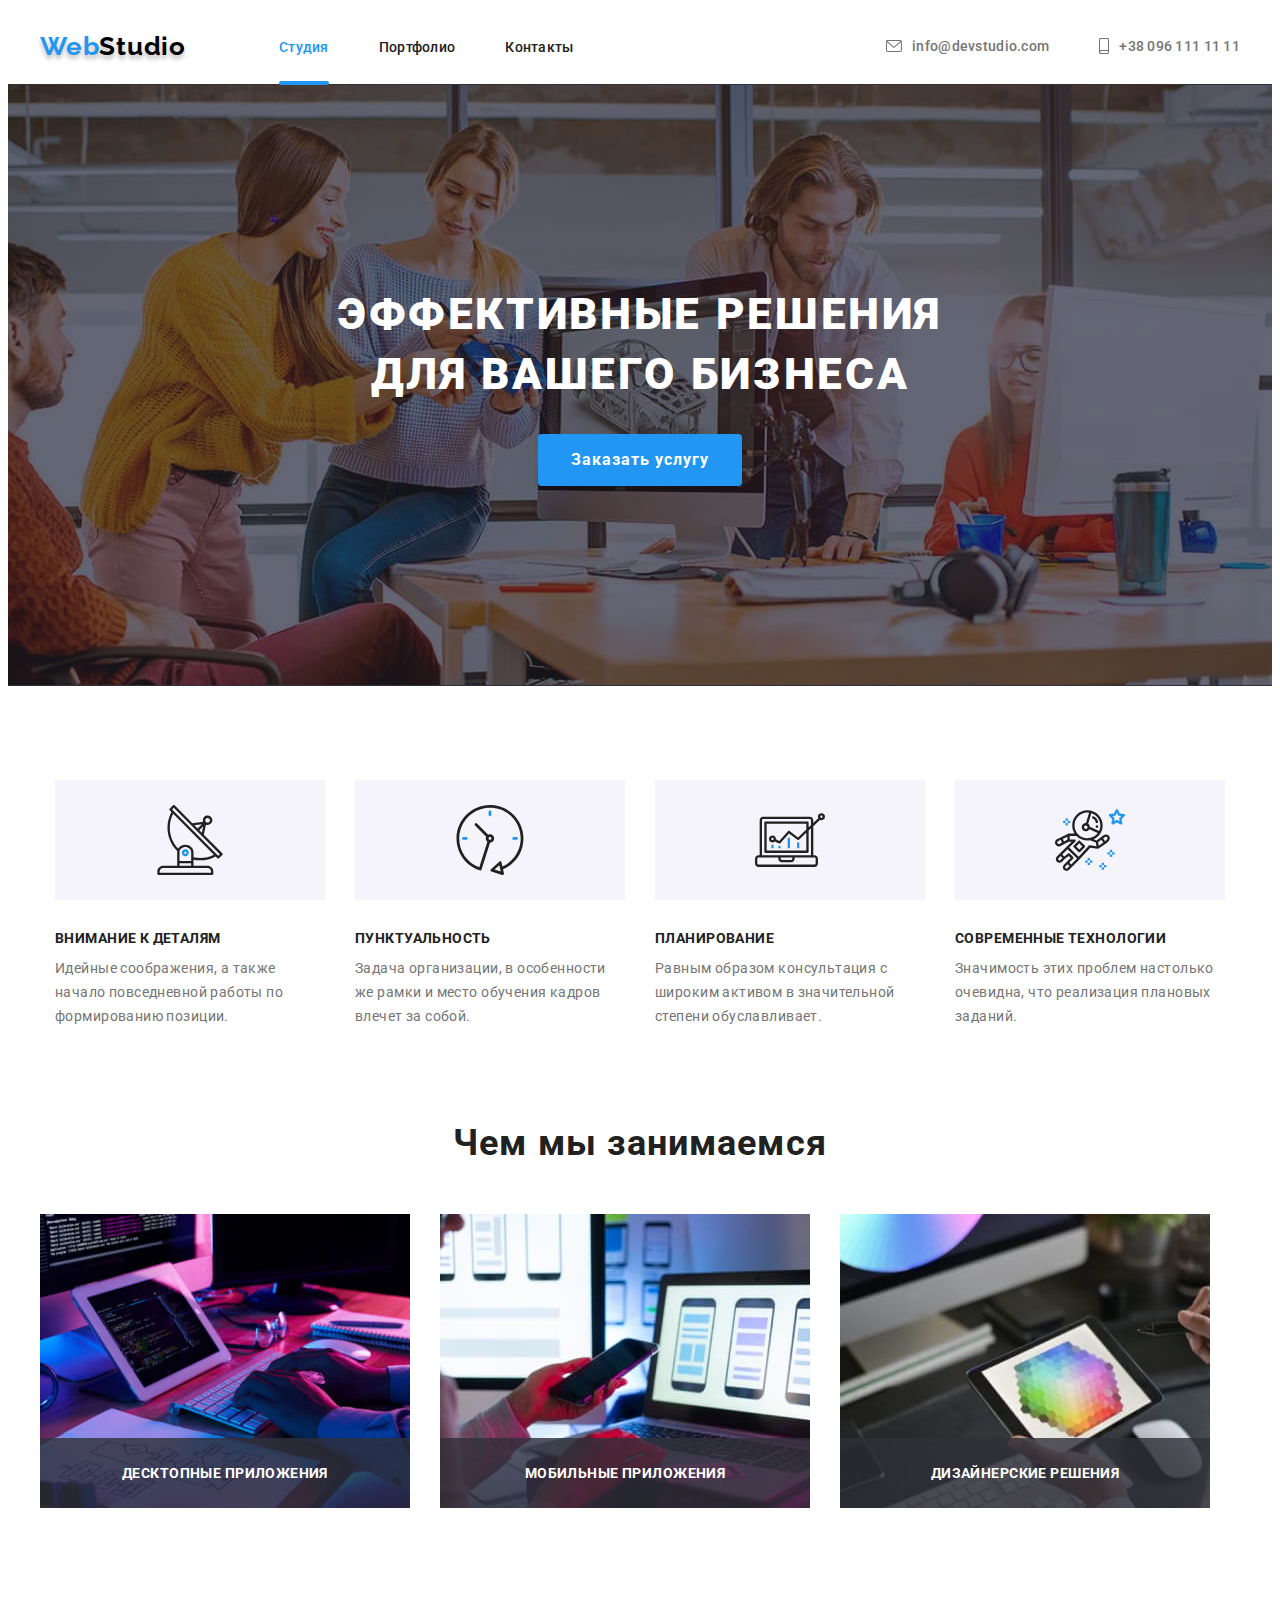
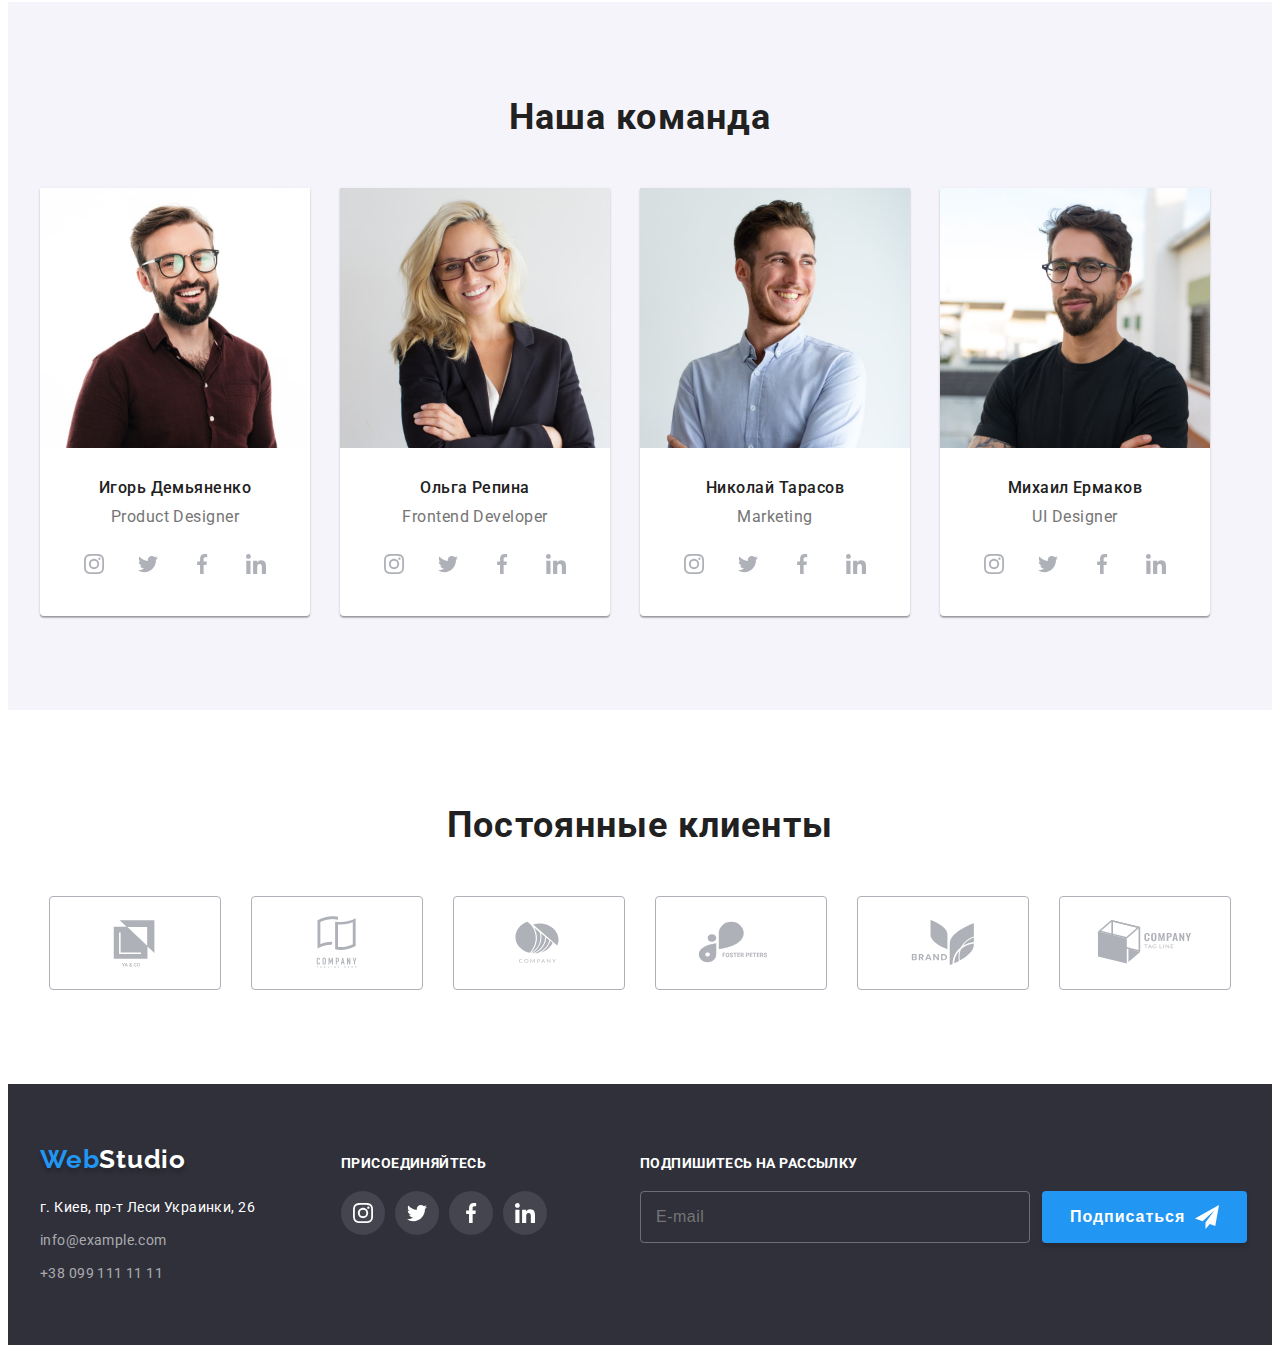
<file: index.html>
<!DOCTYPE html>
<html lang="ru">

<head>
  <meta charset="UTF-8" />
  <meta http-equiv="X-UA-Compatible" content="IE=edge" />
  <meta name="viewport" content="width=device-width, initial-scale=1.0" />
  <title>Webstudio</title>

  <!-- Fonts start -->
  <link rel="preconnect" href="https://fonts.googleapis.com" />
  <link rel="preconnect" href="https://fonts.gstatic.com" crossorigin />
  <link
    href="https://fonts.googleapis.com/css2?family=Montserrat:wght@400;700&family=Raleway:wght@700&family=Roboto:wght@400;500;700;900&display=swap"
    rel="stylesheet" />
  <!-- Fonts end -->
  <!-- Normalize start -->
  <link rel="stylesheet" href="https://cdnjs.cloudflare.com/ajax/libs/modern-normalize/1.1.0/modern-normalize.min.css"
    integrity="sha512-wpPYUAdjBVSE4KJnH1VR1HeZfpl1ub8YT/NKx4PuQ5NmX2tKuGu6U/JRp5y+Y8XG2tV+wKQpNHVUX03MfMFn9Q=="
    crossorigin="anonymous" referrerpolicy="no-referrer" />
  <link rel="stylesheet" href="css/styles.css" />
  <!-- Normalize end -->
   <!-- Animate.css start -->
   <link
    rel="stylesheet"
    href="https://cdnjs.cloudflare.com/ajax/libs/animate.css/4.1.1/animate.min.css"
  />
  <!-- Animate.css end -->
</head>

<body>
  <!-- Header section -->
  <header class="header">
    <div class="container header-container">
      <a class="header-logo logo link" href="">Web<span class="color-1">Studio</span></a>
      <nav class="header-nav">
        <ul class="header-list list">
          <li class="header-item">
            <a class="header-link header-link-curent link" href="index.html">Студия</a>
          </li>
          <li class="header-item">
            <a class="header-link link" href="portfolio.html">Портфолио</a>
          </li>
          <li class="header-item">
            <a class="header-link link" href="">Контакты</a>
          </li>
        </ul>
      </nav>
      <a class="header-email header-email-current link" href="mailto:info@devstudio.com"><svg class="contacts-item"
          width="16" height="12">
          <use href="./images/icons.svg#envelope"></use>
        </svg>
        info@devstudio.com</a>
      <a class="header-phone link" href="tel:+380961111111+"><svg class="contacts-item" width="10" height="16">
          <use href="./images/icons.svg#smartphone"></use>
        </svg>
        +38 096 111 11 11</a>
    </div>
  </header>

  <!-- Main section -->
  <main>
    <!-- Hero Section -->
    <section class="hero section">
      <div class="container">
              <h1 class="main-title">
          Эффективные решения <br>
          для вашего бизнеса
        </h1>
        <button class="hero-btn btn" type="button" data-modal-open>Заказать услугу</button>
      </div>

    </section>
    <!-- Peculiarities Section -->
    <section class="peculiarities section">
      <div class="container">

        <ul class="peculiarities-items list">
          <li class="peculiarities-item">
            <div class="background">
            <svg class="peculiarities-icon" width="70" height="70">
              <use href="./images/icons.svg#antenna"></use>
            </svg>
            </div>
            <h3 class="section-subtitle">Внимание к деталям</h3>
            <p class="section-description">
              Идейные соображения, а также начало повседневной работы по
              формированию позиции.
            </p>
          </li>
          <li class="peculiarities-item">
            <div class="background">
            <svg class="peculiarities-icon" width="70" height="70">
              <use href="./images/icons.svg#clock"></use>
            </svg>
            </div>
            <h3 class="section-subtitle">Пунктуальность</h3>
            <p class="section-description">
              Задача организации, в особенности же рамки и место обучения
              кадров влечет за собой.
            </p>
          </li>
          <li class="peculiarities-item">
            <div class="background">
            <svg class="peculiarities-icon" width="70" height="70">
              <use href="./images/icons.svg#diagram"></use>
            </svg>
            </div>
            <h3 class="section-subtitle">Планирование</h3>
            <p class="section-description">
              Равным образом консультация с широким активом в значительной
              степени обуславливает.
            </p>
          </li>
          <li class="peculiarities-item">
            <div class="background">
            <svg class="peculiarities-icon" width="70" height="70">
              <use href="./images/icons.svg#astronaut"></use>
            </svg>
            </div>
            <h3 class="section-subtitle">Современные технологии</h3>
            <p class="section-description">
              Значимость этих проблем настолько очевидна, что реализация
              плановых заданий.
            </p>
          </li>
        </ul>
      </div>
    </section>
    <!-- About section -->
    <section class="work-directions section">
      <div class="container">
        <h2 class="section-title">Чем мы занимаемся</h2>
        <ul class="work-directions items list">
          <li class="about-item">
            <img class="section-img" src="images/img-1.jpg" alt="программирование" width="370" height="294" />
            <div class="img-title-overlay">
              <p class="img-title">Десктопные приложения</p>
            </div>
          </li>
          <li class="about-item">
            <img class="section-img" src="images/img-2.jpg" alt="aдаптация" width="370" height="294" />
            <div class="img-title-overlay">
              <p class="img-title">Мобильные приложения</p>
            </div>
          </li>
          <li class="about-item">
            <img class="section-img" src="images/img-3.jpg" alt="дизайн" width="370" height="294" />
          <div class="img-title-overlay">
              <p class="img-title">Дизайнерские решения</p>
            </div>
          </li>
        </ul>
      </div>
    </section>
    <!-- Our team section -->
    <section class="our-team section">
      <div class="container">
        <h2 class="section-title">Наша команда</h2>

        <ul class="team-members list">
          <li class="team-member-card">
            <img class="member-photo" src="images/team/img-1.jpg" alt="член команды мужчина" width="270" height="260" />
            <div class="team-member-info">
              <h3 class="team-member-name">Игорь Демьяненко</h3>
              <p class="team-member-position" lang="en">Product Designer</p>
              <ul class="social-icons list">
                <li class="socials-item">
                  <a class="social-link link" href="instagram.com" target="_blank" rel="noopener noreferrer"
                    aria-label="instagram">
                    <svg class="social-icon" width="20" height="20">
                      <use href="./images/icons.svg#instagram"></use>
                    </svg>
                  </a>
                </li>
                <li class="socials-item">
                  <a class="social-link link" href="" target="_blank" rel="noopener noreferrer" aria-label="twitter">
                    <svg class="social-icon" width="20" height="20">
                      <use href="./images/icons.svg#twitter"></use>
                    </svg>
                  </a>
                </li>
                <li class="socials-item">
                  <a class="social-link link" href="" target="_blank" rel="noopener noreferrer" aria-label="facebook">
                    <svg class="social-icon" width="20" height="20">
                      <use href="./images/icons.svg#facebook"></use>
                    </svg>
                  </a>
                </li>
                <li class="socials-item">
                  <a class="social-link link" href="" target="_blank" rel="noopener noreferrer" aria-label="facebook">
                    <svg class="social-icon" width="20" height="20">
                      <use href="./images/icons.svg#linkedin"></use>
                    </svg>
                  </a>
                </li>
              </ul>
            </div>
          </li>
          <li class="team-member-card">
            <img class="member-photo" src="images/team/img-2.jpg" alt="член команды женщина" width="270" height="260" />
            <div class="team-member-info">
              <h3 class="team-member-name">Ольга Репина</h3>
              <p class="team-member-position" lang="en">Frontend Developer</p>
              <ul class="social-icons list">
                <li class="socials-item">
                  <a class="social-link link" href="instagram.com" target="_blank" rel="noopener noreferrer"
                    aria-label="instagram">
                    <svg class="social-icon" width="20" height="20">
                      <use href="./images/icons.svg#instagram"></use>
                    </svg>
                  </a>
                </li>
                <li class="socials-item">
                  <a class="social-link link" href="" target="_blank" rel="noopener noreferrer" aria-label="twitter">
                    <svg class="social-icon" width="20" height="20">
                      <use href="./images/icons.svg#twitter"></use>
                    </svg>
                  </a>
                </li>
                <li class="socials-item">
                  <a class="social-link link" href="" target="_blank" rel="noopener noreferrer" aria-label="facebook">
                    <svg class="social-icon" width="20" height="20">
                      <use href="./images/icons.svg#facebook"></use>
                    </svg>
                  </a>
                </li>
                <li class="socials-item">
                  <a class="social-link link" href="" target="_blank" rel="noopener noreferrer" aria-label="facebook">
                    <svg class="social-icon" width="20" height="20">
                      <use href="./images/icons.svg#linkedin"></use>
                    </svg>
                  </a>
                </li>
              </ul>
            </div>
          </li>
          <li class="team-member-card">
            <img class="member-photo" src="images/team/img-3.jpg" alt="член команды мужчина" width="270" height="260" />
            <div class="team-member-info">
              <h3 class="team-member-name">Николай Тарасов</h3>
              <p class="team-member-position" lang="en">Marketing</p>
              <ul class="social-icons list">
                <li class="socials-item">
                  <a class="social-link link" href="instagram.com" target="_blank" rel="noopener noreferrer"
                    aria-label="instagram">
                    <svg class="social-icon" width="20" height="20">
                      <use href="./images/icons.svg#instagram"></use>
                    </svg>
                  </a>
                </li>
                <li class="socials-item">
                  <a class="social-link link" href="" target="_blank" rel="noopener noreferrer" aria-label="twitter">
                    <svg class="social-icon" width="20" height="20">
                      <use href="./images/icons.svg#twitter"></use>
                    </svg>
                  </a>
                </li>
                <li class="socials-item">
                  <a class="social-link link" href="" target="_blank" rel="noopener noreferrer" aria-label="facebook">
                    <svg class="social-icon" width="20" height="20">
                      <use href="./images/icons.svg#facebook"></use>
                    </svg>
                  </a>
                </li>
                <li class="socials-item">
                  <a class="social-link link" href="" target="_blank" rel="noopener noreferrer" aria-label="facebook">
                    <svg class="social-icon" width="20" height="20">
                      <use href="./images/icons.svg#linkedin"></use>
                    </svg>
                  </a>
                </li>
              </ul>
            </div>
          </li>
          <li class="team-member-card">
            <img class="member-photo" src="images/team/img-4.jpg" alt="член команды мужчина" width="270" height="260" />
            <div class="team-member-info">
              <h3 class="team-member-name">Михаил Ермаков</h3>
              <p class="team-member-position" lang="en">UI Designer</p>
              <ul class="social-icons list">
                <li class="socials-item">
                  <a class="social-link link" href="instagram.com" target="_blank" rel="noopener noreferrer"
                    aria-label="instagram">
                    <svg class="social-icon" width="20" height="20">
                      <use href="./images/icons.svg#instagram"></use>
                    </svg>
                  </a>
                </li>
                <li class="socials-item">
                  <a class="social-link link" href="" target="_blank" rel="noopener noreferrer" aria-label="twitter">
                    <svg class="social-icon" width="20" height="20">
                      <use href="./images/icons.svg#twitter"></use>
                    </svg>
                  </a>
                </li>
                <li class="socials-item">
                  <a class="social-link link" href="" target="_blank" rel="noopener noreferrer" aria-label="facebook">
                    <svg class="social-icon" width="20" height="20">
                      <use href="./images/icons.svg#facebook"></use>
                    </svg>
                  </a>
                </li>
                <li class="socials-item">
                  <a class="social-link link" href="" target="_blank" rel="noopener noreferrer" aria-label="facebook">
                    <svg class="social-icon" width="20" height="20">
                      <use href="./images/icons.svg#linkedin"></use>
                    </svg>
                  </a>
                </li>
              </ul>
            </div>
          </li>
        </ul>
      </div>
    </section>
    <!-- Our clients section -->
    <section class="our-clients section">
      <div class="container">
        <h2 class="section-title">Постоянные клиенты</h2>

        <ul class="clients-list list">
          <li>
            <a class="company-link link" href="" target="_blank" rel="noopener noreferrer" aria-label="company logo">
              <svg class="company-logo" width="106" height="60">
                <use href="./images/icons.svg#logo-1"></use>
              </svg>
            </a>
          </li>
          <li>
            <a class="company-link link" href="" target="_blank" rel="noopener noreferrer" aria-label="company logo">
              <svg class="company-logo" width="106" height="60">
                <use href="./images/icons.svg#logo-2"></use>
              </svg>
            </a>
          </li>
          <li>
            <a class="company-link link" href="" target="_blank" rel="noopener noreferrer" aria-label="company logo">
              <svg class="company-logo" width="106" height="60">
                <use href="./images/icons.svg#logo-3"></use>
              </svg>
            </a>
          </li>
          <li>
            <a class="company-link link" href="" target="_blank" rel="noopener noreferrer" aria-label="company logo">
              <svg class="company-logo" width="106" height="60">
                <use href="./images/icons.svg#logo-4"></use>
              </svg>
            </a>
          </li>
          <li>
            <a class="company-link link" href="" target="_blank" rel="noopener noreferrer" aria-label="company logo">
              <svg class="company-logo" width="106" height="60">
                <use href="./images/icons.svg#logo-5"></use>
              </svg>
            </a>
          </li>
          <li>
            <a class="company-link link" href="" target="_blank" rel="noopener noreferrer" aria-label="company logo">
              <svg class="company-logo" width="106" height="60">
                <use href="./images/icons.svg#logo-6"></use>
              </svg>
            </a>
          </li>
        </ul>
      </div>
  </main>
  <!-- Footer section -->
  <footer class="footer">
    <div class="container footer-container">
      <div class="foter-contacts">
      <div class="logo-footer">
        <a class="logo logo-footer link" href="">
          Web<span class="color-2">Studio</span></a>
      </div>
      <address>
        <ul class="footer-items list">
          <li class="test1">
            <a class="footer-address link" href="https://goo.gl/maps/5DH1TTjdnPHcnVWf8" target="_blank"
              rel="noopener noreferrer">г. Киев, пр-т Леси Украинки, 26</a>
          </li>
          <li class="test1">
            <a class="footer-email link" href="mailto:info@example.com">info@example.com</a>
          </li>
          <li class="test1">
            <a class="footer-tel link" href="tel:+380991111111+">+38 099 111 11 11</a>
          </li>
        </ul>
      </address>
      </div>

      <div class="social-links">
      <h3 class="social-links-title">присоединяйтесь</h3>
      <ul class="social-icons list">
        <li class="socials-item">
          <a class="social-link-footer link" href="instagram.com" target="_blank" rel="noopener noreferrer"
            aria-label="instagram">
            <svg class="social-icon-footer" width="20" height="20">
              <use href="./images/icons.svg#instagram"></use>
            </svg>
          </a>
        </li>
        <li class="socials-item">
          <a class="social-link-footer link" href="" target="_blank" rel="noopener noreferrer" aria-label="twitter">
            <svg class="social-icon" width="20" height="20">
              <use href="./images/icons.svg#twitter"></use>
            </svg>
          </a>
        </li>
        <li class="socials-item">
          <a class="social-link-footer link" href="" target="_blank" rel="noopener noreferrer" aria-label="facebook">
            <svg class="social-icon" width="20" height="20">
              <use href="./images/icons.svg#facebook"></use>
            </svg>
          </a>
        </li>
        <li class="socials-item">
          <a class="social-link-footer link" href="" target="_blank" rel="noopener noreferrer" aria-label="facebook">
            <svg class="social-icon" width="20" height="20">
              <use href="./images/icons.svg#linkedin"></use>
            </svg>
          </a>
        </li>
      </ul>
    </div>

     <form class="footer-subscription-form">
      <h3 class="footer-subscription-form-title">Подпишитесь на рассылку</h3>
      <div class="footer-subsubscription-form-group">
      <label class="footer-subscription-form-wrap">
        <input class="footer-subscription-form-input" type="email" name="email" placeholder="E-mail">
      </label>

      <button class="footer-subscription-form-btn" type="submit">Подписаться
        <svg class="footer-subscription-form-btn-svg" height="24" width="24">
          <use href="./images/icons.svg#icon-send"></use>
        </svg>
      </button>
      </div>
      
    </form>

    </div>

   
      
    </div>
    
  </footer>

  <!-- Modal window -->
  <div class="backdrop is-hidden" data-modal>
    <div class="modal">
      <button class="modal-btn" data-modal-close>
        <svg class="modal-btn-icon" width="20" height="20">
          <use href="./images/icons.svg#xmark"></use>
        </svg>
      </button>

<form class="register-form">
  <strong class="register-form-title">Оставьте свои данные, мы вам перезвоним</strong>
  <div class="register-form-group" role="group">
    <lable class="register-form-wrap">
      <span class="register-form-lable">Имя</span>
      <span class="register-form-field">
      <input class="register-form-input" type="text"/>
      <svg class="register-form-icon" width="18" height="18">
        <use href="./images/icons.svg#icon-form-name"></use>
      </svg>
      </span>
    </lable>
    <lable class="register-form-wrap">
      <span class="register-form-lable">Телефон</span>
      <span class="register-form-field">
      <input class="register-form-input" type="phone"/> 
      <svg class="register-form-icon" width="18" height="18">
        <use href="./images/icons.svg#icon-form-phone"></use>
      </svg>
      </span>
    </lable>
    <lable class="register-form-wrap">
      <span class="register-form-lable">Почта</span>
      <span class="register-form-field">
      <input class="register-form-input" type="email"/>
      <svg class="register-form-icon" width="18" height="18">
        <use href="./images/icons.svg#icon-form-email"></use>
      </svg>
      </span>
    </lable>
    
    <lable class="register-form-wrap">
      <span class="register-form-lable">Комментарий</span>
      <textarea
      class="register-form-message"
      name="user-message"
      rows="5"
      placeholder="Введите текст"
      ></textarea>
    </lable>
  </div>

   <label class="register-form-agreement">
    <input class="register-checkbox visuaaly-hidden"type="checkbox" name="agreement">
    <svg class="register-icon" width="16" height="15">
      <use class="register-icon-uncheck" href="./images/icons.svg#icon-form-unchecked"></use>
      <use class="register-icon-check" href="./images/icons.svg#icon-form-checked"></use>
    </svg>
    <span class="register-form-agreement-text">Соглашаюсь с рассылкой и принимаю <a class="register-form-agreement-link" href="">Условия договора</a></span>
   </label>

   <button class="register-form-btn" type="submit">Отправить</button>
</form>

    </div>
  </div>

  


  <script src="./js/modal.js"></script>
</body>

</html>
</file>
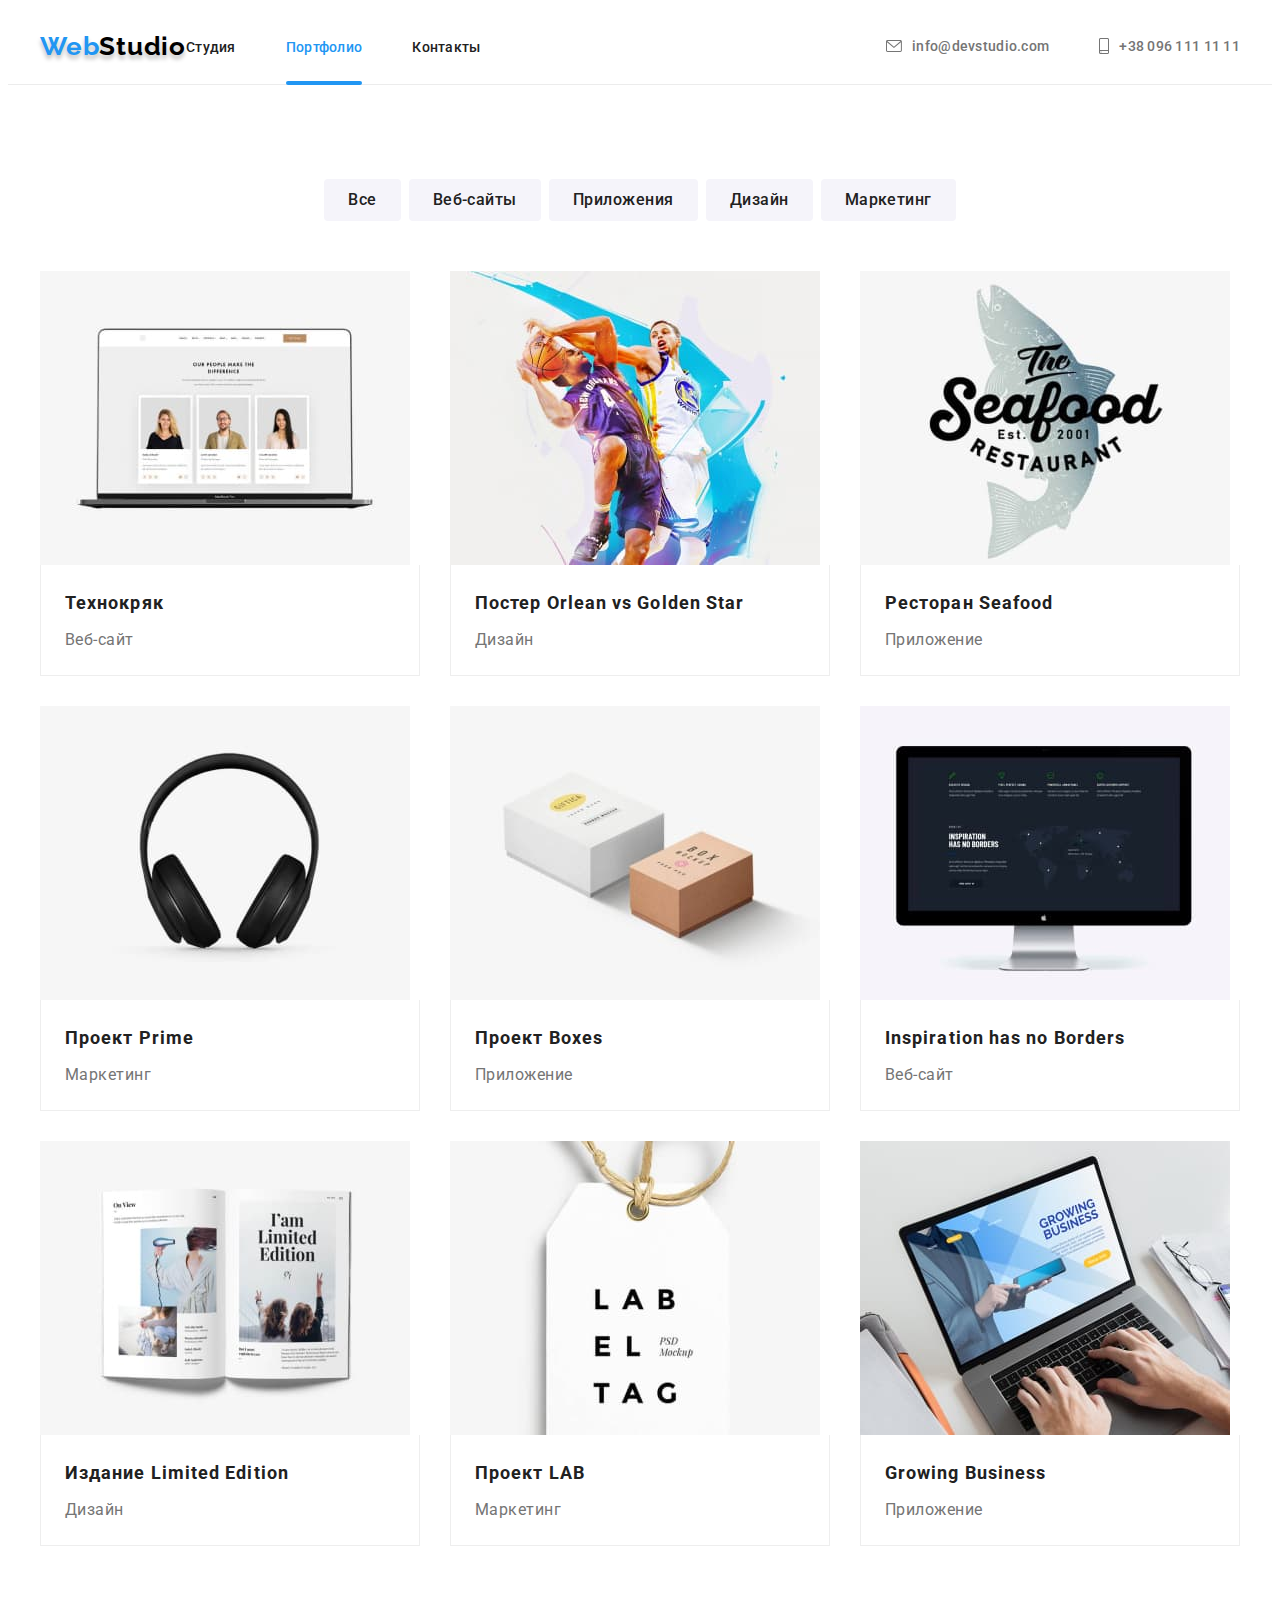
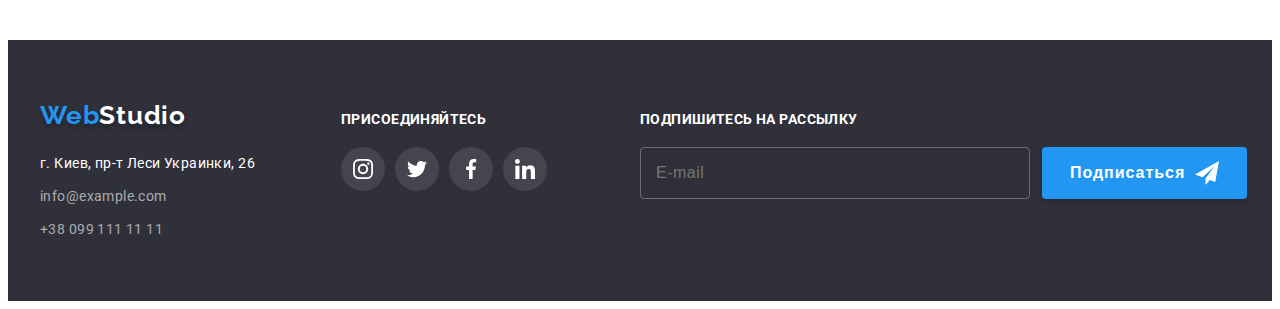
<file: portfolio.html>
<!DOCTYPE html>
<html lang="ru">
  <head>
    <meta charset="UTF-8" />
    <meta http-equiv="X-UA-Compatible" content="IE=edge" />
    <meta name="viewport" content="width=device-width, initial-scale=1.0" />
    <title>Document</title>

    <!-- Fonts start -->
    <link rel="preconnect" href="https://fonts.googleapis.com" />
    <link rel="preconnect" href="https://fonts.gstatic.com" crossorigin />
    <link
      href="https://fonts.googleapis.com/css2?family=Montserrat:wght@400;700&family=Raleway:wght@700&family=Roboto:wght@400;500;700;900&display=swap"
      rel="stylesheet"
    />
    <!-- Fonts end -->
    <!-- Normalize start -->
    <link
      rel="stylesheet"
      href="https://cdnjs.cloudflare.com/ajax/libs/modern-normalize/1.1.0/modern-normalize.min.css"
      integrity="sha512-wpPYUAdjBVSE4KJnH1VR1HeZfpl1ub8YT/NKx4PuQ5NmX2tKuGu6U/JRp5y+Y8XG2tV+wKQpNHVUX03MfMFn9Q=="
      crossorigin="anonymous"
      referrerpolicy="no-referrer"
    />
    <link rel="stylesheet" href="css/styles.css" />
    <!-- Normalize end -->

    <link rel="stylesheet" href="css/styles.css" />
  </head>
  <body>
    <!-- Header section -->
    <header class="header portfolio-header">
      <div class="container header-container">
        <a class="logo link" href="index.html"
          >Web<span class="color-1">Studio</span></a
        >
        <nav class="header-nav">
          <ul class="header-list list">
            <li class="header-item">
              <a class="header-link link" href="index.html">Студия</a>
            </li>
            <li class="header-item">
              <a
                class="header-link header-link-curent link"
                href="portfolio.html"
                >Портфолио</a
              >
            </li>
            <li class="header-item">
              <a class="header-link link" href="">Контакты</a>
            </li>
          </ul>
        </nav>
        <a
          class="header-email header-email-current link"
          href="mailto:info@devstudio.com"
          ><svg class="contacts-item" width="16" height="12">
            <use href="./images/icons.svg#envelope"></use>
          </svg>
          info@devstudio.com</a
        >
        <a class="header-phone link" href="tel:+380961111111+"
          ><svg class="contacts-item" width="10" height="16">
            <use href="./images/icons.svg#smartphone"></use>
          </svg>
          +38 096 111 11 11</a
        >
      </div>
    </header>

    <!-- Main section -->
    <main>
      <section class="portfolio section">
        <div class="container portfolio-container">
          <div class="categories-buttons">
            <ul class="portfolio-categories list">
              <li class="portfolio-category-item">
                <button class="portfolio-btn" type="button">Все</button>
              </li>
              <li class="portfolio-category-item">
                <button class="portfolio-btn" type="button">Веб-сайты</button>
              </li>
              <li class="portfolio-category-item">
                <button class="portfolio-btn" type="button">Приложения</button>
              </li>
              <li class="portfolio-category-item">
                <button class="portfolio-btn" type="button">Дизайн</button>
              </li>
              <li class="portfolio-category-item">
                <button class="portfolio-btn" type="button">Маркетинг</button>
              </li>
            </ul>
          </div>

          <ul class="portfolio-list list">
            <li class="portfolio-item">
              <a class="portfolio-link" href="">
                <div class="portfolio-img-overlay">
                  <img
                    class="portfolio-img"
                    src="images/portfolio/img-1.jpg"
                    alt="на экране ноутбука фотографии технарей"
                    width="370"
                  />
                  <div class="overlay">
                    <p class="overlay-text">
                      Ресурс предлагает комплексные предложения с разным уровнем
                      функционала и сервисов. Все это позволит посетителю
                      получить исчерпывающие сведения о компании или частном
                      лице.
                    </p>
                  </div>
                </div>
                <div class="portfolio-wrapper">
                  <h2 class="portfolio-img-title">Технокряк</h2>
                  <p class="porfolio-img-description">Веб-сайт</p>
                </div>
              </a>
            </li>
            <li class="portfolio-item">
              <a class="portfolio-link" href=""
                ><img
                  class="portfolio-img"
                  src="images/portfolio/img-2.jpg"
                  alt="постер с двумя баскетболистами"
                  width="370"
                />
                <div class="portfolio-wrapper">
                  <h2 class="portfolio-img-title">
                    Постер <span lang="en">Orlean vs Golden Star</span>
                  </h2>
                  <p class="porfolio-img-description">Дизайн</p>
                </div>
              </a>
            </li>
            <li class="portfolio-item">
              <a class="portfolio-link" href=""
                ><img
                  class="portfolio-img"
                  src="images/portfolio/img-3.jpg"
                  alt="название ресторана на фоне рыбы"
                  width="370"
                />
                <div class="portfolio-wrapper">
                  <h2 class="portfolio-img-title">
                    Ресторан <span lang="en">Seafood</span>
                  </h2>
                  <p class="porfolio-img-description">Приложение</p>
                </div>
              </a>
            </li>
            <li class="portfolio-item">
              <a class="portfolio-link" href="">
                <img
                  class="portfolio-img"
                  src="images/portfolio/img-4.jpg"
                  alt="накладные наушники"
                  width="370"
                />
                <div class="portfolio-wrapper">
                  <h2 class="portfolio-img-title">
                    Проект <span lang="en"> Prime</span>
                  </h2>
                  <p class="porfolio-img-description">Маркетинг</p>
                </div>
              </a>
            </li>
            <li class="portfolio-item">
              <a class="portfolio-link" href=""
                ><img
                  class="portfolio-img"
                  src="images/portfolio/img-5.jpg"
                  alt="белая и бежевая коробочки"
                  width="370"
                />
                <div class="portfolio-wrapper">
                  <h2 class="portfolio-img-title">
                    Проект <span lang="en"> Boxes</span>
                  </h2>
                  <p class="porfolio-img-description">Приложение</p>
                </div>
              </a>
            </li>
            <li class="portfolio-item">
              <a class="portfolio-link" href=""
                ><img
                  class="portfolio-img"
                  src="images/portfolio/img-6.jpg"
                  alt="манитор эпл с изображением карты"
                  width="370"
                />
                <div class="portfolio-wrapper">
                  <h2 class="portfolio-img-title">
                    <span lang="en">Inspiration has no Borders</span>
                  </h2>
                  <p class="porfolio-img-description">Веб-сайт</p>
                </div>
              </a>
            </li>
            <li class="portfolio-item">
              <a class="portfolio-link" href=""
                ><img
                  class="portfolio-img"
                  src="images/portfolio/img-7.jpg"
                  alt="разворот журнала"
                  width="370"
                />
                <div class="portfolio-wrapper">
                  <h2 class="portfolio-img-title">
                    Издание <span lang="en"> Limited Edition</span>
                  </h2>
                  <p class="porfolio-img-description">Дизайн</p>
                </div>
              </a>
            </li>
            <li class="portfolio-item">
              <a class="portfolio-link" href=""
                ><img
                  class="portfolio-img"
                  src="images/portfolio/img-8.jpg"
                  alt="этикетка с названием бренда"
                  width="370"
                />
                <div class="portfolio-wrapper">
                  <h2 class="portfolio-img-title">Проект LAB</h2>
                  <p class="porfolio-img-description">Маркетинг</p>
                </div>
              </a>
            </li>
            <li class="portfolio-item">
              <a class="portfolio-link" href=""
                ><img
                  class="portfolio-img"
                  src="images/portfolio/img-9.jpg"
                  alt="руки печатают на ноутбуке"
                  width="370"
                />
                <div class="portfolio-wrapper">
                  <h2 class="portfolio-img-title">
                    <span lang="en">Growing Business</span>
                  </h2>
                  <p class="porfolio-img-description">Приложение</p>
                </div>
              </a>
            </li>
          </ul>
        </div>
      </section>
    </main>

    <!-- Footer section -->
    <footer class="footer">
    <div class="container footer-container">
      <div class="foter-contacts">
      <div class="logo-footer">
        <a class="logo logo-footer link" href="">
          Web<span class="color-2">Studio</span></a>
      </div>
      <address>
        <ul class="footer-items list">
          <li class="test1">
            <a class="footer-address link" href="https://goo.gl/maps/5DH1TTjdnPHcnVWf8" target="_blank"
              rel="noopener noreferrer">г. Киев, пр-т Леси Украинки, 26</a>
          </li>
          <li class="test1">
            <a class="footer-email link" href="mailto:info@example.com">info@example.com</a>
          </li>
          <li class="test1">
            <a class="footer-tel link" href="tel:+380991111111+">+38 099 111 11 11</a>
          </li>
        </ul>
      </address>
      </div>

      <div class="social-links">
      <h3 class="social-links-title">присоединяйтесь</h3>
      <ul class="social-icons list">
        <li class="socials-item">
          <a class="social-link-footer link" href="instagram.com" target="_blank" rel="noopener noreferrer"
            aria-label="instagram">
            <svg class="social-icon-footer" width="20" height="20">
              <use href="./images/icons.svg#instagram"></use>
            </svg>
          </a>
        </li>
        <li class="socials-item">
          <a class="social-link-footer link" href="" target="_blank" rel="noopener noreferrer" aria-label="twitter">
            <svg class="social-icon" width="20" height="20">
              <use href="./images/icons.svg#twitter"></use>
            </svg>
          </a>
        </li>
        <li class="socials-item">
          <a class="social-link-footer link" href="" target="_blank" rel="noopener noreferrer" aria-label="facebook">
            <svg class="social-icon" width="20" height="20">
              <use href="./images/icons.svg#facebook"></use>
            </svg>
          </a>
        </li>
        <li class="socials-item">
          <a class="social-link-footer link" href="" target="_blank" rel="noopener noreferrer" aria-label="facebook">
            <svg class="social-icon" width="20" height="20">
              <use href="./images/icons.svg#linkedin"></use>
            </svg>
          </a>
        </li>
      </ul>
    </div>

     <form class="footer-subscription-form">
      <h3 class="footer-subscription-form-title">Подпишитесь на рассылку</h3>
      <div class="footer-subsubscription-form-group">
      <label class="footer-subscription-form-wrap">
        <input class="footer-subscription-form-input" type="email" name="email" placeholder="E-mail">
      </label>

      <button class="footer-subscription-form-btn" type="submit">Подписаться
        <svg class="footer-subscription-form-btn-svg" height="24" width="24">
          <use href="./images/icons.svg#icon-send"></use>
        </svg>
      </button>
      </div>
      
    </form>

    </div>

   
      
    </div>
    
  </footer>
  </body>
</html>
</file>
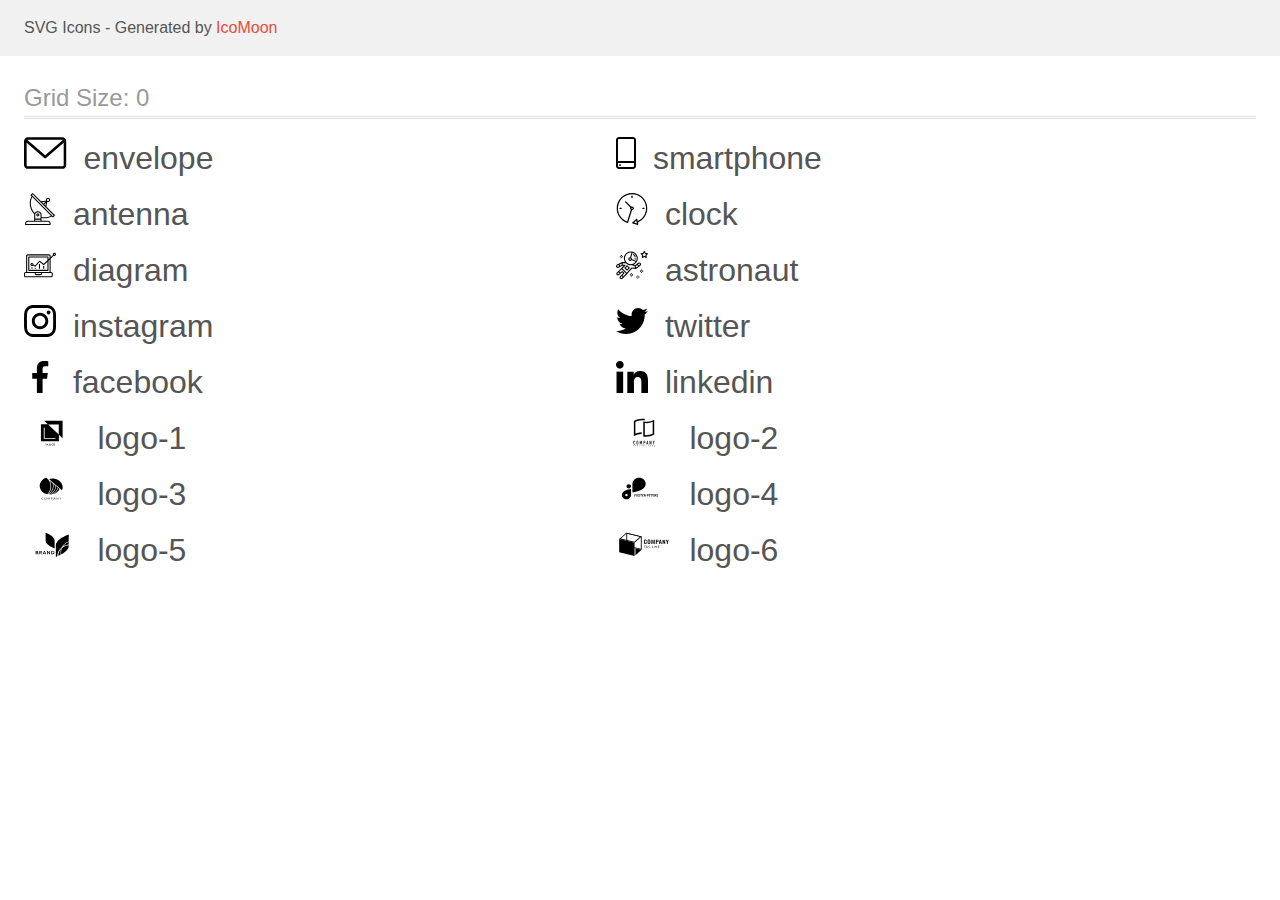
<file: icons/icomoon/demo.html>
<!doctype html>
<html>
<head>
    <title>IcoMoon - SVG Icons</title>
    <meta charset="utf-8">
    <meta name="viewport" content="width=device-width, initial-scale=1">
    <link rel="stylesheet" href="demo-files/demo.css">
    <link rel="stylesheet" href="style.css">
</head>
<body>
<svg aria-hidden="true" style="position: absolute; width: 0; height: 0; overflow: hidden;" version="1.1" xmlns="http://www.w3.org/2000/svg" xmlns:xlink="http://www.w3.org/1999/xlink">
<defs>
<symbol id="envelope" viewBox="0 0 43 32">
<path d="M38.667 0h-34.667c-2.206 0-4 1.794-4 4v24c0 2.206 1.794 4 4 4h34.667c2.206 0 4-1.794 4-4v-24c0-2.206-1.794-4-4-4v0zM38.667 2.667c0.181 0 0.353 0.038 0.511 0.103l-17.844 15.466-17.844-15.466c0.158-0.066 0.33-0.103 0.511-0.103h34.667zM38.667 29.333h-34.667c-0.736 0-1.333-0.598-1.333-1.333v-22.413l17.793 15.421c0.251 0.217 0.563 0.326 0.874 0.326s0.622-0.108 0.874-0.326l17.793-15.421v22.413c0 0.736-0.598 1.333-1.333 1.333v0z"></path>
</symbol>
<symbol id="smartphone" viewBox="0 0 20 32">
<path d="M17 0h-14c-1.654 0-3 1.346-3 3v26c0 1.654 1.346 3 3 3h14c1.654 0 3-1.346 3-3v-26c0-1.654-1.346-3-3-3zM3 2h14c0.552 0 1 0.448 1 1v21h-16v-21c0-0.552 0.448-1 1-1zM17 30h-14c-0.552 0-1-0.448-1-1v-3h16v3c0 0.552-0.448 1-1 1z"></path>
<path d="M4.707 27.478c0.391 0.365 0.391 0.956 0 1.321s-1.024 0.365-1.414 0c-0.391-0.365-0.391-0.956 0-1.321s1.024-0.365 1.414 0z"></path>
</symbol>
<symbol id="antenna" viewBox="0 0 32 32">
<path d="M30.773 22.098l-8.443-8.505 0.937-4.615c0.242 0.094 0.499 0.144 0.758 0.146h0.006c1.192 0.014 2.17-0.941 2.184-2.133s-0.941-2.17-2.133-2.184c-1.192-0.014-2.17 0.941-2.184 2.133-0.003 0.255 0.039 0.509 0.125 0.749l-4.96 0.605-8.091-8.133c-0.099-0.101-0.235-0.159-0.377-0.16-0.14 0.001-0.274 0.056-0.373 0.155l-1.513 1.504c-0.208 0.208-0.208 0.546 0 0.754l0.814 0.826c-3.153 5.798-2.129 12.978 2.519 17.663 0.043 0.041 0.092 0.074 0.146 0.098-0.034 0.18-0.051 0.364-0.052 0.547v6.187h-6.4c-1.472 0.002-2.665 1.195-2.667 2.667v1.067c0 0.295 0.239 0.533 0.533 0.533h24.533c0.295 0 0.533-0.239 0.533-0.533v-1.067c-0.002-1.472-1.195-2.665-2.667-2.667h-6.4v-2.742c1.003 0.21 2.024 0.317 3.049 0.32 2.458-0.003 4.877-0.615 7.040-1.783l0.818 0.823c0.099 0.101 0.235 0.159 0.377 0.16 0.14-0.001 0.274-0.056 0.373-0.155l1.513-1.504c0.208-0.208 0.208-0.546 0-0.754zM23.28 6.233c0.418-0.415 1.093-0.414 1.508 0.004s0.414 1.093-0.004 1.508c-0.2 0.199-0.47 0.31-0.752 0.31h-0.003c-0.589-0.003-1.064-0.483-1.061-1.072 0.002-0.282 0.115-0.552 0.314-0.751h-0.002zM22.024 9.738l-0.598 2.946-1.175-1.182 1.774-1.763zM21.419 8.836l-1.92 1.909-1.485-1.493 3.405-0.415zM24.004 28.8c0.884 0 1.6 0.716 1.6 1.6v0.533h-23.467v-0.533c0-0.884 0.716-1.6 1.6-1.6h20.267zM16.537 26.667v1.067h-5.333v-1.067h5.333zM11.204 25.6v-4.053c0-1.294 1.196-2.347 2.667-2.347s2.667 1.053 2.667 2.347v4.053h-5.333zM17.604 23.904v-2.357c0-1.882-1.675-3.413-3.733-3.413-1.331-0.020-2.576 0.657-3.281 1.786-4.058-4.274-4.971-10.645-2.279-15.887l18.602 18.708c-2.872 1.461-6.165 1.873-9.309 1.163zM28.893 23.22l-21.057-21.181 0.755-0.752 7.935 7.98c0.004 0 0.006 0.007 0.010 0.010l13.115 13.191-0.757 0.752z"></path>
<path d="M13.876 20.267h-0.005c-0.884-0.001-1.601 0.714-1.602 1.598s0.714 1.601 1.598 1.602h0.005c0.884 0.001 1.601-0.714 1.602-1.598s-0.714-1.601-1.598-1.602zM14.249 22.245c-0.1 0.1-0.236 0.156-0.378 0.155-0.295-0.002-0.532-0.242-0.531-0.536 0.001-0.141 0.057-0.276 0.157-0.375s0.233-0.154 0.373-0.155c0.295 0.002 0.532 0.241 0.53 0.536-0.001 0.141-0.057 0.276-0.157 0.375h0.005z"></path>
</symbol>
<symbol id="clock" viewBox="0 0 32 32">
<path d="M31.297 15.301c-0.002-8.452-6.855-15.303-15.308-15.301s-15.303 6.855-15.301 15.308c0.001 6.658 4.307 12.551 10.649 14.576 0.061 0.019 0.124 0.029 0.187 0.029 0.121-0 0.239-0.032 0.342-0.094 0.135-0.080 0.236-0.207 0.283-0.356l3.865-12.25c1.057-0.005 1.909-0.866 1.903-1.923s-0.866-1.909-1.923-1.903c-0.284 0.001-0.565 0.067-0.82 0.191l-5.106-5.107c-0.253-0.245-0.657-0.238-0.902 0.016-0.239 0.247-0.239 0.639 0 0.886l5.103 5.109c-0.392 0.799-0.168 1.764 0.536 2.309l-3.683 11.673c-7.278-2.681-11.004-10.754-8.323-18.032s10.754-11.004 18.032-8.323 11.004 10.754 8.323 18.032c-1.31 3.556-4.001 6.431-7.462 7.973l-0.398-1.874c-0.073-0.344-0.411-0.565-0.756-0.492-0.109 0.023-0.209 0.074-0.292 0.148l-3.837 3.426c-0.263 0.234-0.287 0.637-0.052 0.9 0.076 0.085 0.174 0.149 0.283 0.184l4.899 1.563c0.335 0.108 0.694-0.077 0.802-0.412 0.034-0.106 0.040-0.219 0.017-0.328l-0.391-1.839c5.664-2.388 9.342-7.942 9.329-14.089zM15.992 14.664c0.352 0 0.638 0.286 0.638 0.638s-0.286 0.638-0.638 0.638c-0.352 0-0.638-0.285-0.638-0.638s0.285-0.638 0.638-0.638zM18.093 29.528l2.184-1.948 0.603 2.84-2.787-0.892z"></path>
<path d="M15.354 3.185v1.275c0 0.352 0.285 0.638 0.638 0.638s0.638-0.285 0.638-0.638v-1.275c0-0.352-0.286-0.638-0.638-0.638s-0.638 0.286-0.638 0.638z"></path>
<path d="M3.876 14.664c-0.352 0-0.638 0.286-0.638 0.638s0.285 0.638 0.638 0.638h1.275c0.352 0 0.638-0.285 0.638-0.638s-0.285-0.638-0.638-0.638h-1.275z"></path>
<path d="M28.108 15.939c0.352 0 0.638-0.285 0.638-0.638s-0.285-0.638-0.638-0.638h-1.275c-0.352 0-0.638 0.286-0.638 0.638s0.286 0.638 0.638 0.638h1.275z"></path>
</symbol>
<symbol id="diagram" viewBox="0 0 32 32">
<path d="M14.926 14.965h1.066v4.798h-1.066v-4.797z"></path>
<path d="M19.19 17.097h1.066v2.665h-1.066v-2.665z"></path>
<path d="M10.661 18.696h1.066v1.066h-1.066v-1.066z"></path>
<path d="M7.463 18.163h1.066v1.599h-1.066v-1.599z"></path>
<path d="M1.599 28.291h25.587c0.883 0 1.599-0.716 1.599-1.599v-2.132c0-0.883-0.716-1.599-1.599-1.599h-0.533v-13.293l3.028-2.868c0.703 0.346 1.553 0.136 2.013-0.499s0.396-1.508-0.152-2.068-1.42-0.644-2.065-0.198c-0.644 0.446-0.873 1.292-0.542 2.002l-2.281 2.163v-1.23c0-0.883-0.716-1.599-1.599-1.599h-21.322c-0.883 0-1.599 0.716-1.599 1.599v15.992h-0.533c-0.883 0-1.599 0.716-1.599 1.599v2.132c0 0.883 0.716 1.599 1.599 1.599zM30.384 4.837c0.294 0 0.533 0.239 0.533 0.533s-0.239 0.533-0.533 0.533c-0.294 0-0.533-0.239-0.533-0.533s0.239-0.533 0.533-0.533zM3.198 6.969c0-0.294 0.239-0.533 0.533-0.533h21.322c0.294 0 0.533 0.239 0.533 0.533v2.239l-1.066 1.013v-2.186c0-0.294-0.239-0.533-0.533-0.533h-19.19c-0.294 0-0.533 0.239-0.533 0.533v13.326c0 0.294 0.239 0.533 0.533 0.533h19.19c0.294 0 0.533-0.239 0.533-0.533v-9.674l1.066-1.010v12.284h-22.388v-15.992zM7.996 13.899c-0.721-0.002-1.354 0.478-1.546 1.174s0.105 1.433 0.725 1.801c0.62 0.368 1.41 0.276 1.928-0.226l1.853 0.93c0.215 0.108 0.476 0.057 0.636-0.123l3.939-4.431 3.872 2.901c0.208 0.156 0.498 0.139 0.686-0.039l3.365-3.188v8.131h-18.124v-12.26h18.124v2.66l-3.771 3.572-3.904-2.927c-0.222-0.166-0.534-0.135-0.718 0.072l-3.993 4.493-1.493-0.746c0.011-0.064 0.018-0.129 0.020-0.193 0-0.883-0.716-1.599-1.599-1.599zM8.529 15.498c0 0.294-0.239 0.533-0.533 0.533s-0.533-0.239-0.533-0.533c0-0.294 0.239-0.533 0.533-0.533s0.533 0.239 0.533 0.533zM11.727 24.027h5.331v0.533c0 0.294-0.239 0.533-0.533 0.533h-4.264c-0.294 0-0.533-0.239-0.533-0.533v-0.533zM1.066 24.56c0-0.294 0.239-0.533 0.533-0.533h9.062v0.533c0 0.883 0.716 1.599 1.599 1.599h4.264c0.883 0 1.599-0.716 1.599-1.599v-0.533h9.062c0.294 0 0.533 0.239 0.533 0.533v2.132c0 0.294-0.239 0.533-0.533 0.533h-25.587c-0.294 0-0.533-0.239-0.533-0.533v-2.132z"></path>
</symbol>
<symbol id="astronaut" viewBox="0 0 32 32">
<path d="M31.974 4.524c-0.063-0.193-0.229-0.333-0.43-0.363l-1.91-0.278-0.855-1.731c-0.179-0.365-0.777-0.365-0.956 0l-0.855 1.731-1.91 0.278c-0.201 0.029-0.367 0.17-0.431 0.363-0.062 0.193-0.011 0.405 0.135 0.547l1.383 1.348-0.326 1.903c-0.034 0.2 0.048 0.402 0.212 0.522 0.166 0.121 0.382 0.135 0.562 0.040l1.709-0.899 1.709 0.899c0.078 0.041 0.164 0.061 0.249 0.061 0.11 0 0.221-0.034 0.314-0.102 0.164-0.119 0.246-0.322 0.212-0.522l-0.326-1.903 1.383-1.348c0.145-0.142 0.197-0.354 0.135-0.547zM29.511 5.851c-0.125 0.122-0.183 0.299-0.153 0.472l0.191 1.114-1-0.526c-0.078-0.041-0.163-0.061-0.249-0.061s-0.17 0.020-0.249 0.061l-1.001 0.526 0.191-1.114c0.030-0.173-0.028-0.349-0.153-0.472l-0.81-0.789 1.119-0.163c0.174-0.025 0.324-0.134 0.402-0.292l0.5-1.013 0.5 1.013c0.078 0.157 0.228 0.267 0.402 0.292l1.119 0.163-0.809 0.789z"></path>
<path d="M26.134 20.522h-1.067v1.067h1.067v-1.067z"></path>
<path d="M26.134 22.656h-1.067v1.067h1.067v-1.067z"></path>
<path d="M27.2 21.589h-1.067v1.067h1.067v-1.067z"></path>
<path d="M25.067 21.589h-1.067v1.067h1.067v-1.067z"></path>
<path d="M22.4 26.389h-1.067v1.067h1.067v-1.067z"></path>
<path d="M22.4 28.522h-1.067v1.067h1.067v-1.067z"></path>
<path d="M23.467 27.456h-1.067v1.067h1.067v-1.067z"></path>
<path d="M21.333 27.456h-1.067v1.067h1.067v-1.067z"></path>
<path d="M16 24.256h-1.067v1.067h1.067v-1.067z"></path>
<path d="M16 26.389h-1.067v1.067h1.067v-1.067z"></path>
<path d="M17.067 25.322h-1.067v1.067h1.067v-1.067z"></path>
<path d="M14.933 25.322h-1.067v1.067h1.067v-1.067z"></path>
<path d="M5.867 6.122h-1.067v1.067h1.067v-1.067z"></path>
<path d="M5.867 8.255h-1.067v1.067h1.067v-1.067z"></path>
<path d="M6.933 7.189h-1.067v1.067h1.067v-1.067z"></path>
<path d="M4.8 7.189h-1.067v1.067h1.067v-1.067z"></path>
<path d="M24.715 14.159c-0.287-0.388-0.709-0.637-1.188-0.705-0.481-0.068-0.956 0.058-1.34 0.352l-1.252 0.96-1.898 1.417-1.358-0.541c2.421-1.086 4.114-3.508 4.114-6.32 0-3.823-3.123-6.933-6.961-6.933s-6.961 3.11-6.961 6.933c0 1.386 0.414 2.674 1.12 3.758l-2.764-0.024c-0.002 0-0.003 0-0.005 0-0.009 0-0.015 0.004-0.023 0.005-0.053 0.002-0.105 0.013-0.155 0.031-0.013 0.005-0.026 0.008-0.038 0.013-0.006 0.003-0.013 0.003-0.019 0.006l-3.233 1.596c-0.001 0-0.001 0-0.001 0.001l-1.893 0.911c-0.021 0.009-0.042 0.021-0.063 0.035-0.755 0.502-1.012 1.489-0.598 2.295 0.22 0.429 0.595 0.745 1.056 0.889 0.178 0.055 0.359 0.083 0.539 0.083 0.29 0 0.577-0.071 0.839-0.211l1.388-0.738 2.264-1.169 1.357-0.008-5.442 5.416c-0.001 0.001-0.001 0.001-0.002 0.001l-1.339 1.333c-0.316 0.315-0.49 0.732-0.49 1.178s0.174 0.863 0.49 1.179c0.325 0.323 0.752 0.485 1.179 0.485s0.854-0.162 1.18-0.485l1.314-1.309 1.741-1.3 0.901 0.897-1.762 1.754c-0 0.001-0.001 0.001-0.002 0.001l-1.339 1.333c-0.316 0.315-0.49 0.732-0.49 1.178s0.174 0.863 0.49 1.179c0.325 0.323 0.753 0.485 1.18 0.485s0.855-0.162 1.18-0.485l3.482-3.467c0.001-0.001 0.001-0.001 0.001-0.002l1.010-1-0.004-0.004c0.006-0.006 0.015-0.009 0.022-0.015l5.166-5.658 3.471 0.494c0.025 0.004 0.050 0.005 0.075 0.005 0.065 0 0.127-0.015 0.187-0.038 0.018-0.006 0.033-0.015 0.050-0.023 0.019-0.010 0.039-0.015 0.058-0.027l3.213-2.133c0.012-0.008 0.018-0.021 0.029-0.029 0.013-0.010 0.029-0.014 0.041-0.026l1.271-1.191c0.662-0.62 0.753-1.635 0.212-2.362zM2.13 17.77c-0.173 0.093-0.37 0.111-0.558 0.052-0.187-0.058-0.338-0.186-0.427-0.358-0.161-0.314-0.068-0.695 0.214-0.902l1.314-0.632 0.449 1.312-0.992 0.528zM5.628 15.942l-1.548 0.8-0.439-1.283 2.027-1.001-0.040 1.484zM20.727 9.322c0 0.918-0.219 1.785-0.599 2.559l-4.181-1.899c-0.044-0.573-0.341-1.075-0.788-1.388l1.464-4.86c2.378 0.756 4.105 2.974 4.105 5.588zM8.938 9.322c0-3.235 2.644-5.867 5.894-5.867 0.253 0 0.5 0.021 0.745 0.052l-1.432 4.754c-0.019-0.001-0.037-0.006-0.057-0.006-1.033 0-1.873 0.837-1.873 1.867s0.84 1.867 1.873 1.867c0.694 0 1.294-0.383 1.618-0.945l3.862 1.755c-1.075 1.446-2.795 2.39-4.737 2.39-3.25 0-5.894-2.632-5.894-5.867zM14.894 10.122c0 0.441-0.362 0.8-0.806 0.8s-0.806-0.359-0.806-0.8c0-0.441 0.362-0.8 0.806-0.8s0.806 0.359 0.806 0.8zM2.465 25.146c-0.236 0.234-0.619 0.234-0.854 0.001-0.114-0.114-0.176-0.263-0.176-0.423s0.062-0.309 0.176-0.421l0.962-0.958 0.851 0.848-0.959 0.955zM5.679 28.88c-0.236 0.234-0.619 0.235-0.855 0.001-0.114-0.114-0.176-0.263-0.176-0.423s0.062-0.309 0.176-0.421l0.963-0.959 0.852 0.848-0.96 0.955zM9.16 25.411c-0.001 0-0.001 0-0.002 0.001l-1.765 1.76-0.852-0.848 1.763-1.755c0 0 0 0 0-0s0.001-0.001 0.002-0.001c0.040-0.040 0.065-0.088 0.090-0.135 0.007-0.014 0.020-0.026 0.026-0.040 0.017-0.041 0.019-0.085 0.026-0.129 0.003-0.025 0.014-0.047 0.014-0.073 0-0.036-0.013-0.070-0.020-0.106-0.006-0.032-0.006-0.065-0.019-0.095-0.020-0.050-0.055-0.094-0.091-0.138-0.010-0.012-0.014-0.027-0.025-0.038 0 0 0 0-0.001 0s-0.001-0.002-0.001-0.002l-1.607-1.6c-0.017-0.017-0.039-0.024-0.058-0.038-0.028-0.022-0.055-0.042-0.087-0.058-0.030-0.015-0.061-0.024-0.093-0.033-0.034-0.010-0.067-0.017-0.103-0.020-0.033-0.002-0.063 0.001-0.095 0.005-0.036 0.004-0.069 0.009-0.104 0.020-0.034 0.011-0.063 0.027-0.094 0.045-0.020 0.011-0.042 0.015-0.061 0.029l-1.773 1.324-0.901-0.897 2.399-2.386 4.361 4.289-0.928 0.919zM15.979 18.394c-0.015-0.002-0.030 0.004-0.045 0.003-0.039-0.002-0.076 0.001-0.115 0.007-0.030 0.005-0.059 0.011-0.088 0.021-0.034 0.012-0.065 0.028-0.097 0.047-0.030 0.018-0.057 0.037-0.083 0.061-0.013 0.011-0.028 0.017-0.040 0.029l-4.698 5.146-4.328-4.257 2.833-2.818c0.209-0.208 0.21-0.546 0.002-0.755-0.105-0.105-0.243-0.157-0.381-0.156v-0.001l-2.219 0.013 0.028-1.607 3.104 0.027c1.265 1.294 3.029 2.101 4.981 2.101 0.437 0 0.864-0.045 1.279-0.123 0.040 0.032 0.079 0.065 0.13 0.085l2.41 0.96 0.331 1.644-3.003-0.427zM20.020 18.572l-0.313-1.558 1.446-1.080 0.947 1.257-2.080 1.381zM23.774 15.741l-0.838 0.785-0.931-1.236 0.831-0.637c0.155-0.119 0.351-0.168 0.543-0.143 0.193 0.027 0.364 0.128 0.48 0.284 0.217 0.292 0.18 0.699-0.085 0.947z"></path>
<path d="M13.602 18.544l-2.143-2.133c-0.207-0.207-0.545-0.207-0.753 0l-2.142 2.133c-0.1 0.101-0.157 0.236-0.157 0.378s0.056 0.278 0.157 0.378l2.142 2.133c0.104 0.103 0.241 0.155 0.377 0.155s0.273-0.052 0.376-0.155l2.143-2.133c0.1-0.1 0.157-0.236 0.157-0.378s-0.057-0.278-0.157-0.378zM11.083 20.303l-1.387-1.381 1.387-1.381 1.387 1.381-1.387 1.381z"></path>
<path d="M17.164 5.071l-0.258 1.036c0.071 0.018 1.738 0.452 1.738 2.149h1.067c-0-2.017-1.666-2.965-2.547-3.185z"></path>
<path d="M19.711 9.322h-1.067v1.067h1.067v-1.067z"></path>
</symbol>
<symbol id="instagram" viewBox="0 0 32 32">
<path d="M31.969 9.408c-0.075-1.7-0.35-2.869-0.744-3.882-0.406-1.075-1.032-2.038-1.851-2.838-0.8-0.813-1.769-1.444-2.832-1.844-1.019-0.394-2.182-0.669-3.882-0.744-1.713-0.081-2.257-0.1-6.601-0.1s-4.888 0.019-6.595 0.094c-1.7 0.075-2.869 0.35-3.882 0.744-1.075 0.406-2.038 1.031-2.838 1.85-0.813 0.8-1.444 1.769-1.844 2.832-0.394 1.019-0.669 2.182-0.744 3.882-0.081 1.713-0.1 2.257-0.1 6.601s0.019 4.888 0.094 6.595c0.075 1.7 0.35 2.869 0.744 3.882 0.406 1.075 1.038 2.038 1.85 2.838 0.8 0.813 1.769 1.444 2.832 1.844 1.019 0.394 2.182 0.669 3.882 0.744 1.706 0.075 2.25 0.094 6.595 0.094s4.888-0.019 6.595-0.094c1.7-0.075 2.869-0.35 3.882-0.744 2.151-0.832 3.851-2.532 4.682-4.682 0.394-1.019 0.669-2.182 0.744-3.882 0.075-1.707 0.094-2.251 0.094-6.595s-0.006-4.888-0.081-6.595zM29.087 22.473c-0.069 1.563-0.331 2.407-0.55 2.969-0.538 1.394-1.644 2.5-3.038 3.038-0.563 0.219-1.413 0.481-2.969 0.55-1.688 0.075-2.194 0.094-6.464 0.094s-4.782-0.019-6.464-0.094c-1.563-0.069-2.407-0.331-2.969-0.55-0.694-0.256-1.325-0.663-1.838-1.194-0.531-0.519-0.938-1.144-1.194-1.838-0.219-0.563-0.481-1.413-0.55-2.969-0.075-1.688-0.094-2.194-0.094-6.464s0.019-4.782 0.094-6.464c0.069-1.563 0.331-2.407 0.55-2.969 0.256-0.694 0.663-1.325 1.2-1.838 0.519-0.531 1.144-0.938 1.838-1.194 0.563-0.219 1.413-0.481 2.969-0.55 1.688-0.075 2.194-0.094 6.464-0.094 4.276 0 4.782 0.019 6.464 0.094 1.563 0.069 2.407 0.331 2.969 0.55 0.694 0.256 1.325 0.662 1.838 1.194 0.531 0.519 0.938 1.144 1.194 1.838 0.219 0.563 0.481 1.413 0.55 2.969 0.075 1.688 0.094 2.194 0.094 6.464s-0.019 4.77-0.094 6.458z"></path>
<path d="M16.059 7.783c-4.538 0-8.22 3.682-8.22 8.22s3.682 8.22 8.22 8.22c4.539 0 8.22-3.682 8.22-8.22s-3.682-8.22-8.22-8.22zM16.059 21.335c-2.944 0-5.332-2.388-5.332-5.332s2.388-5.332 5.332-5.332c2.944 0 5.332 2.388 5.332 5.332s-2.388 5.332-5.332 5.332v0z"></path>
<path d="M26.524 7.458c0 1.060-0.859 1.919-1.919 1.919s-1.919-0.859-1.919-1.919c0-1.060 0.859-1.919 1.919-1.919s1.919 0.859 1.919 1.919v0z"></path>
</symbol>
<symbol id="twitter" viewBox="0 0 32 32">
<path d="M32 6.078c-1.19 0.522-2.458 0.868-3.78 1.036 1.36-0.812 2.398-2.088 2.886-3.626-1.268 0.756-2.668 1.29-4.16 1.588-1.204-1.282-2.92-2.076-4.792-2.076-3.632 0-6.556 2.948-6.556 6.562 0 0.52 0.044 1.020 0.152 1.496-5.454-0.266-10.28-2.88-13.522-6.862-0.566 0.982-0.898 2.106-0.898 3.316 0 2.272 1.17 4.286 2.914 5.452-1.054-0.020-2.088-0.326-2.964-0.808 0 0.020 0 0.046 0 0.072 0 3.188 2.274 5.836 5.256 6.446-0.534 0.146-1.116 0.216-1.72 0.216-0.42 0-0.844-0.024-1.242-0.112 0.85 2.598 3.262 4.508 6.13 4.57-2.232 1.746-5.066 2.798-8.134 2.798-0.538 0-1.054-0.024-1.57-0.090 2.906 1.874 6.35 2.944 10.064 2.944 12.072 0 18.672-10 18.672-18.668 0-0.29-0.010-0.57-0.024-0.848 1.302-0.924 2.396-2.078 3.288-3.406z"></path>
</symbol>
<symbol id="facebook" viewBox="0 0 32 32">
<path d="M21.329 5.313h2.921v-5.088c-0.504-0.069-2.237-0.225-4.256-0.225-4.212 0-7.097 2.649-7.097 7.519v4.481h-4.648v5.688h4.648v14.312h5.699v-14.311h4.46l0.708-5.688h-5.169v-3.919c0.001-1.644 0.444-2.769 2.735-2.769v0z"></path>
</symbol>
<symbol id="linkedin" viewBox="0 0 32 32">
<path d="M31.992 32v-0.001h0.008v-11.736c0-5.741-1.236-10.164-7.948-10.164-3.227 0-5.392 1.771-6.276 3.449h-0.093v-2.913h-6.364v21.364h6.627v-10.579c0-2.785 0.528-5.479 3.977-5.479 3.399 0 3.449 3.179 3.449 5.657v10.401h6.62z"></path>
<path d="M0.528 10.636h6.635v21.364h-6.635v-21.364z"></path>
<path d="M3.843 0c-2.121 0-3.843 1.721-3.843 3.843s1.721 3.879 3.843 3.879c2.121 0 3.843-1.757 3.843-3.879-0.001-2.121-1.723-3.843-3.843-3.843v0z"></path>
</symbol>
<symbol id="logo-1" viewBox="0 0 57 32">
<path d="M20.267 3.733l3.738 3.538-6.938-0.004v17.166h18.133v-6.564l3.733 3.534v-17.671h-18.667zM35.036 17.455l-10.597-10.032h10.597v10.032zM31.746 21.923h-11.81v-11.545h0.835v10.764h10.975v0.782zM22.725 26.72l-0.436 0.898-0.436-0.898h-0.366l0.637 1.198v0.698h0.331v-0.698l0.635-1.198h-0.365zM23.273 28.615l0.154-0.441h0.734l0.155 0.441h0.344l-0.717-1.896h-0.296l-0.716 1.896h0.342zM23.794 27.122l0.275 0.786h-0.549l0.275-0.786zM25.531 27.863c-0.048 0.073-0.072 0.153-0.072 0.241 0 0.16 0.056 0.29 0.168 0.389s0.263 0.148 0.451 0.148 0.349-0.051 0.484-0.152l0.107 0.126h0.367l-0.279-0.329c0.109-0.149 0.164-0.341 0.164-0.574h-0.275c0 0.128-0.026 0.243-0.079 0.348l-0.366-0.432 0.129-0.094c0.091-0.066 0.157-0.132 0.197-0.198s0.060-0.14 0.060-0.219c0-0.12-0.044-0.22-0.133-0.301s-0.201-0.122-0.339-0.122c-0.153 0-0.274 0.043-0.365 0.13s-0.135 0.203-0.135 0.352c0 0.061 0.014 0.124 0.043 0.189s0.081 0.144 0.155 0.237c-0.141 0.101-0.235 0.188-0.283 0.262zM26.386 28.282c-0.093 0.071-0.193 0.107-0.299 0.107-0.095 0-0.17-0.027-0.227-0.082s-0.085-0.126-0.085-0.214c0-0.102 0.052-0.192 0.156-0.271l0.040-0.029 0.414 0.488zM26.046 27.442c-0.089-0.11-0.134-0.202-0.134-0.275 0-0.063 0.018-0.116 0.055-0.158s0.085-0.063 0.147-0.063c0.057 0 0.105 0.018 0.142 0.053s0.056 0.077 0.056 0.126c0 0.075-0.027 0.136-0.081 0.184l-0.040 0.033-0.145 0.099zM29.132 28.472c0.13-0.114 0.205-0.272 0.224-0.474h-0.328c-0.017 0.135-0.059 0.232-0.124 0.29s-0.162 0.087-0.292 0.087c-0.142 0-0.249-0.054-0.323-0.161s-0.109-0.264-0.109-0.469v-0.168c0.002-0.202 0.041-0.355 0.117-0.46s0.188-0.158 0.331-0.158c0.123 0 0.217 0.030 0.28 0.091s0.104 0.158 0.12 0.294h0.328c-0.021-0.207-0.095-0.368-0.223-0.482s-0.296-0.171-0.505-0.171c-0.155 0-0.293 0.037-0.411 0.111s-0.209 0.179-0.272 0.315c-0.063 0.136-0.095 0.294-0.095 0.473v0.177c0.003 0.174 0.035 0.328 0.098 0.46s0.151 0.234 0.266 0.306c0.115 0.071 0.249 0.107 0.4 0.107 0.216 0 0.389-0.056 0.52-0.169zM31.068 28.206c0.064-0.141 0.096-0.304 0.096-0.49v-0.105c-0.001-0.185-0.034-0.347-0.099-0.486s-0.158-0.247-0.277-0.32c-0.119-0.075-0.256-0.112-0.41-0.112s-0.292 0.038-0.411 0.113c-0.119 0.075-0.211 0.183-0.277 0.324s-0.098 0.305-0.098 0.49v0.107c0.001 0.181 0.034 0.342 0.099 0.48s0.159 0.246 0.279 0.322c0.121 0.075 0.258 0.112 0.411 0.112 0.155 0 0.293-0.037 0.411-0.112s0.212-0.183 0.276-0.323zM30.716 27.135c0.080 0.112 0.12 0.273 0.12 0.483v0.099c0 0.214-0.040 0.376-0.119 0.487s-0.19 0.167-0.336 0.167c-0.144 0-0.257-0.057-0.339-0.171s-0.121-0.275-0.121-0.483v-0.109c0.002-0.204 0.043-0.362 0.122-0.473s0.192-0.168 0.335-0.168c0.146 0 0.258 0.056 0.337 0.168z"></path>
</symbol>
<symbol id="logo-2" viewBox="0 0 57 32">
<path d="M26.727 3.165h-0.073c-0.112-0.007-0.224-0.010-0.336-0.012v0h-0.243c-0.212 0-0.428 0.005-0.642 0.016-0.016-0.001-0.032-0.001-0.049 0-1.944 0.11-3.848 0.596-5.609 1.431l-0.231 0.111v11.809l0.54-0.183c0.474-0.163 0.978-0.309 1.5-0.445 1.411-0.362 2.861-0.555 4.317-0.574v1.551c-0.193 0.001-0.38 0.007-0.568 0.016h-0.045c-1.121 0.061-2.233 0.232-3.322 0.51-1.378 0.345-2.708 0.863-3.957 1.542v-15.145c1.298-0.757 2.695-1.325 4.151-1.688 1.278-0.33 2.593-0.5 3.913-0.504h0.228c0.273 0.007 0.538 0.019 0.788 0.038 0.658 0.046 1.31 0.15 1.95 0.311v1.527c-0.621-0.145-1.253-0.24-1.889-0.285-0.013-0.001-0.026-0.002-0.039-0.003-0.132-0.011-0.263-0.022-0.386-0.022zM29.415 4.726c0.339 0.026 0.689 0.038 1.044 0.038 1.388-0.005 2.769-0.182 4.114-0.528 1.378-0.346 2.706-0.865 3.956-1.543v14.875c-1.298 0.756-2.696 1.325-4.153 1.688-1.279 0.329-2.593 0.498-3.913 0.503-1 0.008-1.997-0.11-2.968-0.35v-14.971c0.229 0.053 0.465 0.102 0.706 0.142 0.394 0.066 0.81 0.115 1.214 0.145zM36.985 4.841l-0.54 0.182c-0.497 0.167-0.997 0.316-1.5 0.449-1.465 0.377-2.971 0.57-4.483 0.575-0.352 0-0.676-0.010-0.989-0.030l-0.43-0.028v12.148l0.37 0.033c0.343 0.030 0.696 0.045 1.052 0.045 1.191-0.005 2.377-0.159 3.531-0.457 0.95-0.238 1.874-0.57 2.759-0.991l0.231-0.111v-11.813z"></path>
<path d="M19.060 24.113c-0.078-0.080-0.171-0.144-0.274-0.186s-0.214-0.061-0.326-0.057c-0.119-0.002-0.237 0.021-0.347 0.065-0.101 0.040-0.193 0.101-0.27 0.178s-0.135 0.17-0.174 0.271c-0.042 0.107-0.063 0.22-0.062 0.335v2.023c-0.005 0.143 0.022 0.284 0.080 0.415 0.048 0.104 0.117 0.196 0.202 0.271 0.081 0.068 0.176 0.117 0.278 0.144 0.098 0.028 0.2 0.042 0.302 0.042 0.113 0.001 0.224-0.023 0.326-0.070 0.101-0.044 0.193-0.108 0.27-0.187 0.075-0.079 0.135-0.171 0.177-0.271 0.043-0.102 0.065-0.212 0.065-0.323v-0.226h-0.529v0.18c0.002 0.062-0.009 0.123-0.031 0.18-0.017 0.043-0.043 0.082-0.077 0.114-0.033 0.026-0.070 0.046-0.111 0.058-0.036 0.012-0.073 0.018-0.111 0.019-0.047 0.006-0.095-0.002-0.139-0.021s-0.081-0.049-0.11-0.088c-0.050-0.081-0.074-0.176-0.070-0.271v-1.887c-0.003-0.105 0.019-0.208 0.065-0.302 0.027-0.043 0.066-0.077 0.112-0.098s0.097-0.030 0.147-0.024c0.046-0.002 0.091 0.008 0.132 0.028s0.077 0.049 0.104 0.086c0.059 0.078 0.090 0.173 0.088 0.271v0.175h0.524v-0.206c0.001-0.121-0.021-0.241-0.065-0.354-0.039-0.106-0.099-0.203-0.177-0.285z"></path>
<path d="M22.202 24.090c-0.169-0.142-0.381-0.221-0.602-0.222-0.108 0-0.215 0.020-0.316 0.057-0.103 0.037-0.198 0.093-0.279 0.165-0.088 0.079-0.158 0.175-0.205 0.283-0.053 0.124-0.079 0.257-0.077 0.392v1.941c-0.004 0.137 0.023 0.272 0.077 0.397 0.048 0.104 0.118 0.197 0.205 0.271 0.081 0.075 0.176 0.133 0.279 0.171 0.101 0.037 0.208 0.056 0.316 0.057s0.215-0.020 0.316-0.057c0.105-0.038 0.202-0.096 0.286-0.171 0.084-0.076 0.152-0.168 0.2-0.271 0.054-0.125 0.081-0.261 0.077-0.397v-1.941c0.003-0.135-0.024-0.268-0.077-0.392-0.047-0.107-0.115-0.203-0.2-0.283zM21.955 26.706c0.004 0.052-0.003 0.104-0.021 0.152s-0.047 0.092-0.084 0.128c-0.070 0.059-0.158 0.091-0.249 0.091s-0.179-0.032-0.249-0.091c-0.037-0.036-0.066-0.080-0.084-0.128s-0.025-0.101-0.021-0.152v-1.941c-0.004-0.052 0.003-0.104 0.021-0.152s0.047-0.092 0.084-0.128c0.070-0.059 0.158-0.091 0.249-0.091s0.179 0.032 0.249 0.091c0.037 0.036 0.066 0.080 0.084 0.128s0.025 0.101 0.021 0.152v1.941z"></path>
<path d="M26.329 27.573v-3.674h-0.509l-0.668 1.945h-0.009l-0.673-1.945h-0.503v3.674h0.525v-2.235h0.009l0.514 1.58h0.262l0.518-1.58h0.009v2.235h0.525z"></path>
<path d="M29.311 24.157c-0.081-0.091-0.183-0.16-0.297-0.201-0.123-0.040-0.251-0.059-0.38-0.057h-0.78v3.674h0.523v-1.435h0.27c0.163 0.007 0.326-0.027 0.472-0.1 0.119-0.066 0.218-0.163 0.287-0.281 0.061-0.098 0.101-0.206 0.12-0.32 0.021-0.138 0.030-0.278 0.028-0.418 0.005-0.176-0.012-0.353-0.051-0.525-0.035-0.127-0.101-0.243-0.193-0.338zM29.041 25.277c-0.002 0.067-0.019 0.132-0.049 0.191-0.030 0.056-0.077 0.102-0.135 0.129-0.078 0.035-0.162 0.050-0.247 0.046h-0.239v-1.249h0.27c0.081-0.004 0.162 0.012 0.236 0.046 0.054 0.031 0.097 0.079 0.123 0.136 0.029 0.065 0.044 0.134 0.046 0.205 0 0.077 0 0.159 0 0.244s0.005 0.174 0 0.252h-0.005z"></path>
<path d="M31.791 23.899h-0.429l-0.809 3.674h0.523l0.154-0.789h0.714l0.154 0.789h0.524l-0.83-3.674zM31.308 26.283l0.258-1.332h0.009l0.256 1.332h-0.524z"></path>
<path d="M35.173 26.112h-0.009l-0.791-2.213h-0.503v3.674h0.523v-2.209h0.011l0.8 2.209h0.492v-3.674h-0.523v2.213z"></path>
<path d="M38.372 23.899l-0.421 1.461h-0.011l-0.421-1.461h-0.554l0.719 2.121v1.553h0.524v-1.553l0.719-2.121h-0.554z"></path>
<path d="M17.6 28.61h0.252v0.708h0.171v-0.708h0.251v-0.145h-0.675v0.145z"></path>
<path d="M19.721 28.465l-0.331 0.853h0.182l0.070-0.194h0.34l0.073 0.194h0.186l-0.339-0.853h-0.182zM19.694 28.981l0.116-0.316 0.116 0.316h-0.232z"></path>
<path d="M21.818 29.004h0.197v0.11c-0.058 0.046-0.129 0.071-0.202 0.072-0.034 0.002-0.069-0.004-0.1-0.019s-0.059-0.036-0.081-0.063c-0.045-0.065-0.068-0.143-0.063-0.222 0-0.19 0.082-0.285 0.246-0.285 0.043-0.004 0.086 0.007 0.121 0.032s0.061 0.062 0.072 0.104l0.169-0.033c-0.036-0.167-0.156-0.251-0.362-0.251-0.11-0.003-0.216 0.036-0.298 0.11-0.043 0.042-0.076 0.094-0.097 0.15s-0.030 0.117-0.025 0.178c-0.005 0.117 0.034 0.231 0.109 0.32 0.042 0.043 0.092 0.077 0.148 0.098s0.116 0.031 0.176 0.027c0.134 0.004 0.263-0.045 0.362-0.136v-0.336h-0.37v0.144z"></path>
<path d="M23.959 28.465h-0.173v0.853h0.598v-0.145h-0.425v-0.708z"></path>
<path d="M25.769 28.465h-0.173v0.853h0.173v-0.853z"></path>
<path d="M27.539 29.035l-0.349-0.57h-0.167v0.853h0.161v-0.557l0.343 0.557h0.171v-0.853h-0.158v0.57z"></path>
<path d="M29.14 28.943h0.425v-0.145h-0.425v-0.187h0.457v-0.145h-0.63v0.853h0.648v-0.145h-0.475v-0.231z"></path>
<path d="M33.020 28.802h-0.336v-0.336h-0.171v0.853h0.171v-0.373h0.336v0.373h0.171v-0.853h-0.171v0.336z"></path>
<path d="M34.629 28.943h0.426v-0.145h-0.426v-0.187h0.459v-0.145h-0.63v0.853h0.646v-0.145h-0.475v-0.231z"></path>
<path d="M36.812 28.943c0.148-0.023 0.224-0.102 0.224-0.237 0.004-0.036-0.001-0.073-0.016-0.106s-0.038-0.062-0.068-0.083c-0.077-0.039-0.163-0.056-0.25-0.050h-0.362v0.853h0.171v-0.357h0.034c0.037-0.002 0.073 0.004 0.107 0.019 0.025 0.015 0.046 0.037 0.061 0.062l0.186 0.271h0.205l-0.104-0.167c-0.046-0.082-0.111-0.153-0.189-0.205zM36.64 28.825h-0.127v-0.214h0.135c0.059-0.005 0.118 0.002 0.174 0.020 0.012 0.011 0.022 0.025 0.029 0.040s0.009 0.032 0.009 0.049c-0.001 0.017-0.005 0.033-0.013 0.048s-0.019 0.027-0.032 0.037c-0.056 0.017-0.115 0.024-0.174 0.020z"></path>
<path d="M38.458 28.943h0.425v-0.145h-0.425v-0.187h0.459v-0.145h-0.631v0.853h0.648v-0.145h-0.475v-0.231z"></path>
</symbol>
<symbol id="logo-3" viewBox="0 0 57 32">
<path d="M19.417 26.187c0.008 0 0.017 0.002 0.025 0.005s0.015 0.007 0.020 0.013l0.116 0.111c-0.090 0.090-0.202 0.162-0.327 0.211-0.147 0.053-0.305 0.079-0.464 0.076-0.149 0.003-0.298-0.021-0.436-0.071-0.125-0.045-0.237-0.113-0.329-0.2-0.094-0.089-0.166-0.194-0.212-0.308-0.051-0.127-0.076-0.261-0.074-0.396-0.002-0.135 0.025-0.27 0.080-0.397 0.051-0.115 0.127-0.22 0.225-0.308 0.099-0.087 0.218-0.155 0.349-0.201 0.143-0.048 0.296-0.072 0.449-0.071 0.143-0.003 0.285 0.019 0.417 0.064 0.115 0.043 0.221 0.104 0.313 0.178l-0.097 0.119c-0.007 0.008-0.015 0.016-0.025 0.021-0.012 0.007-0.025 0.010-0.039 0.009-0.015-0.001-0.030-0.005-0.042-0.013l-0.052-0.032-0.073-0.040c-0.031-0.015-0.064-0.028-0.097-0.039-0.043-0.013-0.087-0.024-0.132-0.032-0.057-0.009-0.115-0.013-0.173-0.013-0.111-0.001-0.22 0.017-0.323 0.053-0.096 0.034-0.182 0.084-0.253 0.149-0.073 0.069-0.128 0.15-0.164 0.238-0.041 0.101-0.061 0.207-0.060 0.313-0.002 0.108 0.018 0.216 0.060 0.318 0.035 0.087 0.090 0.167 0.161 0.236 0.067 0.064 0.149 0.114 0.241 0.147 0.095 0.034 0.197 0.051 0.3 0.050 0.059 0.001 0.119-0.003 0.177-0.010 0.096-0.010 0.188-0.039 0.269-0.085 0.041-0.023 0.079-0.049 0.115-0.078 0.015-0.012 0.035-0.020 0.055-0.020z"></path>
<path d="M22.776 25.629c0.002 0.134-0.025 0.267-0.078 0.393-0.047 0.114-0.122 0.218-0.219 0.305s-0.214 0.155-0.344 0.2c-0.285 0.094-0.599 0.094-0.884 0-0.129-0.046-0.245-0.114-0.342-0.201-0.097-0.089-0.172-0.194-0.221-0.308-0.105-0.255-0.105-0.533 0-0.787 0.050-0.115 0.125-0.22 0.221-0.31 0.097-0.084 0.214-0.15 0.342-0.193 0.284-0.096 0.6-0.096 0.884 0 0.129 0.046 0.246 0.114 0.343 0.201 0.096 0.088 0.17 0.191 0.22 0.304 0.054 0.127 0.080 0.261 0.078 0.395zM22.47 25.629c0.002-0.107-0.016-0.214-0.055-0.316-0.033-0.087-0.086-0.168-0.156-0.236-0.068-0.065-0.152-0.116-0.246-0.149-0.207-0.069-0.436-0.069-0.643 0-0.094 0.033-0.178 0.084-0.246 0.149-0.071 0.068-0.125 0.149-0.157 0.236-0.074 0.206-0.074 0.426 0 0.632 0.033 0.087 0.086 0.168 0.157 0.236 0.068 0.065 0.152 0.115 0.246 0.148 0.207 0.067 0.435 0.067 0.643 0 0.093-0.033 0.177-0.083 0.246-0.148 0.070-0.069 0.123-0.149 0.156-0.236 0.039-0.102 0.058-0.209 0.055-0.316z"></path>
<path d="M25.067 25.96l0.030 0.071c0.012-0.025 0.022-0.048 0.033-0.071 0.011-0.024 0.024-0.047 0.038-0.070l0.743-1.174c0.015-0.020 0.028-0.033 0.042-0.037 0.020-0.005 0.040-0.007 0.061-0.006h0.22v1.909h-0.26v-1.404c0-0.018 0-0.038 0-0.059-0.001-0.022-0.001-0.044 0-0.066l-0.747 1.19c-0.009 0.018-0.025 0.033-0.044 0.043s-0.041 0.016-0.064 0.016h-0.042c-0.023 0-0.045-0.005-0.064-0.016s-0.034-0.026-0.044-0.044l-0.769-1.198c0 0.023 0 0.046 0 0.068s0 0.043 0 0.061v1.404h-0.252v-1.905h0.22c0.021-0.001 0.041 0.001 0.061 0.006 0.018 0.008 0.032 0.021 0.041 0.037l0.759 1.175c0.015 0.022 0.028 0.045 0.038 0.068z"></path>
<path d="M27.864 25.865v0.715h-0.291v-1.906h0.649c0.122-0.002 0.244 0.012 0.362 0.042 0.094 0.023 0.181 0.064 0.256 0.119 0.065 0.052 0.114 0.116 0.145 0.187 0.034 0.078 0.051 0.161 0.049 0.244 0.001 0.084-0.017 0.167-0.054 0.244-0.035 0.073-0.089 0.138-0.157 0.191-0.075 0.057-0.162 0.1-0.257 0.126-0.113 0.031-0.232 0.046-0.35 0.044l-0.352-0.005zM27.864 25.66h0.352c0.076 0.001 0.153-0.009 0.225-0.029 0.060-0.018 0.115-0.046 0.163-0.082 0.044-0.035 0.078-0.078 0.099-0.126 0.024-0.051 0.036-0.105 0.035-0.16 0.003-0.053-0.007-0.106-0.029-0.155s-0.057-0.094-0.102-0.13c-0.111-0.075-0.251-0.112-0.391-0.102h-0.352v0.786z"></path>
<path d="M31.772 26.583h-0.23c-0.023 0.001-0.046-0.006-0.064-0.018-0.017-0.012-0.029-0.027-0.038-0.044l-0.198-0.461h-0.993l-0.205 0.461c-0.008 0.017-0.020 0.032-0.036 0.043-0.018 0.013-0.042 0.020-0.065 0.019h-0.23l0.872-1.909h0.302l0.884 1.909zM30.333 25.874h0.82l-0.346-0.777c-0.026-0.058-0.048-0.118-0.065-0.179l-0.034 0.1c-0.010 0.030-0.022 0.058-0.032 0.081l-0.343 0.776z"></path>
<path d="M33.029 24.682c0.017 0.008 0.032 0.020 0.044 0.034l1.272 1.439c0-0.023 0-0.046 0-0.067s0-0.043 0-0.063v-1.352h0.26v1.909h-0.145c-0.021 0.001-0.041-0.003-0.060-0.011-0.018-0.009-0.034-0.021-0.047-0.035l-1.271-1.438c0.001 0.022 0.001 0.044 0 0.066 0 0.021 0 0.040 0 0.058v1.361h-0.26v-1.909h0.154c0.018-0 0.036 0.003 0.052 0.009z"></path>
<path d="M36.748 25.823v0.758h-0.291v-0.758l-0.804-1.15h0.26c0.022-0.001 0.045 0.005 0.063 0.016 0.016 0.012 0.029 0.027 0.039 0.043l0.503 0.742c0.020 0.032 0.038 0.061 0.052 0.088s0.026 0.054 0.036 0.081l0.038-0.082c0.014-0.030 0.031-0.059 0.049-0.087l0.496-0.747c0.010-0.015 0.023-0.028 0.038-0.040 0.017-0.013 0.040-0.020 0.063-0.019h0.263l-0.806 1.155z"></path>
<path d="M24.923 21.47c0.127 0.014 0.255 0.025 0.384 0.035 1.962-0.763 3.622-2.011 4.772-3.588s1.74-3.415 1.695-5.282l-2.162-1.879c0.44 1.988 0.234 4.043-0.594 5.935s-2.245 3.547-4.094 4.779z"></path>
<path d="M24.151 21.383l0.058 0.010c1.975-1.228 3.482-2.942 4.323-4.921s0.981-4.133 0.4-6.181l-3.080-2.676c1.246 2.2 1.747 4.661 1.446 7.098s-1.393 4.75-3.147 6.67z"></path>
<path d="M34.596 14.841c-0.523 2.052-1.794 3.902-3.624 5.276-0.534 0.404-1.111 0.763-1.722 1.074 1.49-0.38 2.859-1.053 4.003-1.966s2.030-2.042 2.592-3.3l-1.249-1.084z"></path>
<path d="M34.106 14.539l-1.778-1.545c-0.034 1.762-0.61 3.483-1.669 4.986s-2.562 2.731-4.352 3.559h0.009c0.399-0 0.798-0.021 1.194-0.062 1.673-0.593 3.151-1.537 4.303-2.748s1.94-2.65 2.295-4.189z"></path>
<path d="M24.409 6.486l-2.122-1.846c-1.897 0.637-3.528 1.756-4.68 3.212s-1.772 3.179-1.778 4.946v0c0.007 1.952 0.763 3.846 2.149 5.383s3.322 2.628 5.501 3.101c1.946-2.060 3.085-4.605 3.252-7.266s-0.647-5.299-2.323-7.53z"></path>
<path d="M39.008 14.255c-0.008-2.316-1.070-4.535-2.955-6.173s-4.439-2.561-7.105-2.567c-1.232-0.001-2.453 0.196-3.602 0.582l12.99 11.286c0.445-0.998 0.673-2.058 0.672-3.128z"></path>
</symbol>
<symbol id="logo-4" viewBox="0 0 57 32">
<path d="M12.878 11.255h-0.002c-1.279 0-2.316 0.921-2.316 2.058v0.001c0 1.137 1.037 2.058 2.316 2.058h0.002c1.279 0 2.316-0.921 2.316-2.058v-0.001c0-1.137-1.037-2.058-2.316-2.058z"></path>
<path d="M29.971 10.597c-0.004-1.579-0.711-3.092-1.967-4.208s-2.958-1.745-4.735-1.749v0c-1.777 0.003-3.48 0.631-4.737 1.748s-1.964 2.63-1.968 4.209v8.706c0 0 13.405-1.327 13.406-8.704v-0.001z"></path>
<path d="M5.867 22.16c0.003 1.098 0.496 2.151 1.369 2.928s2.058 1.215 3.294 1.218c1.236-0.003 2.42-0.441 3.294-1.218s1.366-1.829 1.37-2.927v-6.057c0 0-9.327 0.924-9.327 6.056zM10.53 23.245c-0.242 0-0.478-0.064-0.678-0.183s-0.357-0.289-0.45-0.487c-0.092-0.198-0.117-0.417-0.069-0.627s0.163-0.404 0.334-0.556c0.171-0.152 0.388-0.255 0.625-0.297s0.482-0.020 0.706 0.062c0.223 0.082 0.414 0.221 0.548 0.4s0.206 0.388 0.206 0.603c0.001 0.143-0.031 0.284-0.092 0.417s-0.151 0.252-0.264 0.353c-0.114 0.101-0.248 0.182-0.397 0.236s-0.308 0.083-0.468 0.083v-0.004z"></path>
<path d="M19.956 22.647h-0.9v0.93h-0.469v-2.275h1.481v0.38h-1.012v0.588h0.9v0.378zM22.209 22.491c0 0.224-0.040 0.42-0.119 0.589s-0.193 0.299-0.341 0.391c-0.147 0.092-0.316 0.137-0.506 0.137-0.189 0-0.357-0.045-0.505-0.136s-0.262-0.22-0.344-0.387c-0.081-0.169-0.122-0.363-0.123-0.581v-0.112c0-0.224 0.040-0.421 0.12-0.591 0.081-0.171 0.195-0.302 0.342-0.392 0.148-0.092 0.317-0.137 0.506-0.137s0.358 0.046 0.505 0.137c0.148 0.091 0.262 0.221 0.342 0.392 0.081 0.17 0.122 0.366 0.122 0.589v0.102zM21.734 22.388c0-0.238-0.043-0.42-0.128-0.544s-0.207-0.186-0.366-0.186c-0.157 0-0.279 0.061-0.364 0.184-0.085 0.122-0.129 0.301-0.13 0.538v0.111c0 0.232 0.043 0.412 0.128 0.541s0.208 0.192 0.369 0.192c0.157 0 0.278-0.061 0.363-0.184 0.084-0.124 0.127-0.304 0.128-0.541v-0.111zM23.73 22.98c0-0.089-0.031-0.156-0.094-0.203-0.063-0.048-0.175-0.098-0.337-0.15-0.163-0.053-0.291-0.105-0.386-0.156-0.258-0.14-0.387-0.328-0.387-0.564 0-0.123 0.034-0.232 0.103-0.328 0.070-0.097 0.169-0.172 0.298-0.227 0.13-0.054 0.276-0.081 0.438-0.081 0.163 0 0.307 0.030 0.434 0.089 0.127 0.058 0.226 0.141 0.295 0.248s0.106 0.229 0.106 0.366h-0.469c0-0.104-0.033-0.185-0.098-0.242s-0.158-0.087-0.277-0.087c-0.115 0-0.204 0.024-0.267 0.073-0.064 0.048-0.095 0.111-0.095 0.191 0 0.074 0.037 0.136 0.111 0.186 0.075 0.050 0.185 0.097 0.33 0.141 0.267 0.080 0.461 0.18 0.583 0.298s0.183 0.267 0.183 0.444c0 0.197-0.075 0.352-0.223 0.464-0.149 0.111-0.349 0.167-0.602 0.167-0.175 0-0.334-0.032-0.478-0.095-0.144-0.065-0.254-0.153-0.33-0.264s-0.113-0.241-0.113-0.388h0.47c0 0.251 0.15 0.377 0.45 0.377 0.111 0 0.198-0.022 0.261-0.067 0.063-0.046 0.094-0.109 0.094-0.191zM26.231 21.682h-0.697v1.895h-0.469v-1.895h-0.687v-0.38h1.853v0.38zM27.869 22.591h-0.9v0.609h1.056v0.377h-1.525v-2.275h1.522v0.38h-1.053v0.542h0.9v0.367zM29.142 22.744h-0.373v0.833h-0.469v-2.275h0.845c0.269 0 0.476 0.060 0.622 0.18s0.219 0.289 0.219 0.508c0 0.155-0.034 0.285-0.102 0.389-0.067 0.103-0.168 0.185-0.305 0.247l0.492 0.93v0.022h-0.503l-0.427-0.833zM28.769 22.365h0.378c0.118 0 0.209-0.030 0.273-0.089 0.065-0.060 0.097-0.143 0.097-0.248 0-0.107-0.031-0.192-0.092-0.253-0.060-0.061-0.154-0.092-0.28-0.092h-0.377v0.683zM31.609 22.775v0.802h-0.469v-2.275h0.887c0.171 0 0.321 0.031 0.45 0.094s0.23 0.152 0.3 0.267c0.070 0.115 0.105 0.245 0.105 0.392 0 0.223-0.077 0.399-0.23 0.528-0.152 0.128-0.363 0.192-0.633 0.192h-0.411zM31.609 22.396h0.419c0.124 0 0.218-0.029 0.283-0.088 0.066-0.058 0.098-0.142 0.098-0.25 0-0.111-0.033-0.202-0.098-0.27s-0.156-0.104-0.272-0.106h-0.43v0.714zM34.575 22.591h-0.9v0.609h1.056v0.377h-1.525v-2.275h1.522v0.38h-1.053v0.542h0.9v0.367zM36.75 21.682h-0.697v1.895h-0.469v-1.895h-0.688v-0.38h1.853v0.38zM38.387 22.591h-0.9v0.609h1.056v0.377h-1.525v-2.275h1.522v0.38h-1.053v0.542h0.9v0.367zM39.661 22.744h-0.373v0.833h-0.469v-2.275h0.845c0.269 0 0.476 0.060 0.622 0.18s0.219 0.289 0.219 0.508c0 0.155-0.034 0.285-0.102 0.389-0.067 0.103-0.168 0.185-0.305 0.247l0.492 0.93v0.022h-0.503l-0.427-0.833zM39.287 22.365h0.378c0.118 0 0.209-0.030 0.273-0.089 0.065-0.060 0.097-0.143 0.097-0.248 0-0.107-0.031-0.192-0.092-0.253-0.060-0.061-0.154-0.092-0.28-0.092h-0.377v0.683zM42.042 22.98c0-0.089-0.031-0.156-0.094-0.203-0.063-0.048-0.175-0.098-0.337-0.15-0.163-0.053-0.291-0.105-0.386-0.156-0.258-0.14-0.388-0.328-0.388-0.564 0-0.123 0.034-0.232 0.103-0.328 0.070-0.097 0.169-0.172 0.298-0.227 0.13-0.054 0.276-0.081 0.438-0.081 0.163 0 0.307 0.030 0.434 0.089 0.127 0.058 0.226 0.141 0.295 0.248 0.071 0.107 0.106 0.229 0.106 0.366h-0.469c0-0.104-0.033-0.185-0.098-0.242s-0.158-0.087-0.277-0.087c-0.115 0-0.204 0.024-0.267 0.073-0.064 0.048-0.095 0.111-0.095 0.191 0 0.074 0.037 0.136 0.111 0.186 0.075 0.050 0.185 0.097 0.33 0.141 0.267 0.080 0.461 0.18 0.583 0.298s0.183 0.267 0.183 0.444c0 0.197-0.074 0.352-0.223 0.464-0.149 0.111-0.349 0.167-0.602 0.167-0.175 0-0.334-0.032-0.478-0.095-0.144-0.065-0.254-0.153-0.33-0.264-0.075-0.111-0.112-0.241-0.112-0.388h0.47c0 0.251 0.15 0.377 0.45 0.377 0.111 0 0.198-0.022 0.261-0.067 0.063-0.046 0.094-0.109 0.094-0.191z"></path>
</symbol>
<symbol id="logo-5" viewBox="0 0 57 32">
<path d="M14.27 23.859c0.13 0.147 0.199 0.332 0.196 0.521 0.007 0.123-0.017 0.247-0.070 0.361s-0.132 0.216-0.233 0.297c-0.252 0.175-0.565 0.26-0.881 0.24h-1.549v-3.302h1.517c0.299-0.018 0.596 0.059 0.84 0.219 0.098 0.075 0.176 0.17 0.227 0.277s0.074 0.224 0.068 0.341c0.009 0.182-0.054 0.361-0.176 0.505-0.118 0.131-0.28 0.222-0.462 0.258 0.205 0.034 0.391 0.134 0.523 0.282zM12.454 23.36h0.648c0.147 0.010 0.294-0.029 0.412-0.11 0.049-0.040 0.087-0.090 0.111-0.146s0.034-0.116 0.028-0.176c0.005-0.060-0.005-0.12-0.029-0.175s-0.061-0.106-0.108-0.147c-0.122-0.083-0.273-0.123-0.425-0.111h-0.638v0.866zM13.578 24.627c0.052-0.041 0.093-0.093 0.12-0.151s0.038-0.121 0.034-0.184c0.004-0.064-0.008-0.127-0.035-0.186s-0.069-0.111-0.121-0.153c-0.127-0.086-0.283-0.128-0.44-0.119h-0.68v0.908h0.689c0.155 0.008 0.309-0.032 0.435-0.114z"></path>
<path d="M17.371 25.278l-0.844-1.291h-0.317v1.291h-0.726v-3.302h1.374c0.346-0.022 0.689 0.078 0.957 0.281 0.192 0.179 0.308 0.415 0.327 0.666s-0.061 0.499-0.224 0.7c-0.17 0.178-0.401 0.296-0.655 0.336l0.898 1.32h-0.789zM16.21 23.538h0.594c0.412 0 0.618-0.167 0.618-0.5 0.004-0.068-0.007-0.136-0.033-0.2s-0.066-0.122-0.118-0.171c-0.13-0.099-0.298-0.147-0.467-0.134h-0.601l0.007 1.005z"></path>
<path d="M21.339 24.614h-1.446l-0.255 0.665h-0.761l1.328-3.265h0.823l1.323 3.265h-0.761l-0.25-0.665zM21.145 24.114l-0.529-1.394-0.529 1.394h1.057z"></path>
<path d="M26.305 25.278h-0.721l-1.616-2.245v2.245h-0.719v-3.302h0.719l1.616 2.258v-2.258h0.721v3.302z"></path>
<path d="M30.417 24.488c-0.149 0.249-0.376 0.452-0.652 0.582-0.314 0.145-0.662 0.217-1.013 0.208h-1.283v-3.302h1.283c0.351-0.008 0.698 0.061 1.013 0.203 0.276 0.127 0.503 0.328 0.652 0.576 0.148 0.269 0.226 0.565 0.226 0.866s-0.077 0.598-0.226 0.866zM29.593 24.409c0.206-0.219 0.319-0.499 0.319-0.788s-0.113-0.569-0.319-0.788c-0.249-0.199-0.573-0.3-0.902-0.281h-0.5v2.137h0.5c0.329 0.019 0.654-0.082 0.902-0.281z"></path>
<path d="M21.79 3.609c0 0 9.301 3.215 9.103 7.867v7.869c0 0-9.294-3.217-9.1-7.869l-0.004-7.867z"></path>
<path d="M39.179 17.503c1.757-1.107 3.788-1.792 5.909-1.994v-2.463c-2.444 0.862-4.517 2.426-5.909 4.457z"></path>
<path d="M38.124 18.245c1.438-2.651 3.93-4.696 6.964-5.715v-7.098c0 0-13.245 4.58-12.965 11.205v11.203c0 0 0.59-0.205 1.519-0.589 0-0.358 0-0.719 0.042-1.082 0.274-3.076 1.871-5.926 4.44-7.924z"></path>
<path d="M36.864 22.407c0.070-0.777 0.225-1.546 0.463-2.294-1.599 1.725-2.568 3.866-2.77 6.122-0.019 0.213-0.030 0.426-0.035 0.645 0.752-0.331 1.628-0.744 2.548-1.229-0.235-1.067-0.304-2.159-0.206-3.244z"></path>
<path d="M37.391 22.447c-0.088 0.982-0.033 1.969 0.164 2.938 3.619-1.983 7.685-5.046 7.528-8.748v-0.323c-2.585 0.265-5.004 1.3-6.885 2.946-0.44 1.020-0.712 2.094-0.807 3.188z"></path>
</symbol>
<symbol id="logo-6" viewBox="0 0 57 32">
<path d="M28.493 14.618c-0.236-0.315-0.349-0.686-0.323-1.061v-1.538c0-0.471 0.107-0.83 0.321-1.075s0.581-0.367 1.102-0.366c0.489 0 0.836 0.104 1.042 0.313 0.224 0.266 0.333 0.592 0.308 0.92v0.361h-0.875v-0.366c0.003-0.12-0.005-0.24-0.025-0.358-0.013-0.081-0.057-0.156-0.125-0.213-0.090-0.061-0.203-0.091-0.317-0.083-0.12-0.008-0.239 0.024-0.333 0.088-0.076 0.063-0.127 0.145-0.145 0.235-0.025 0.126-0.037 0.253-0.034 0.38v1.866c-0.014 0.18 0.025 0.36 0.112 0.524 0.044 0.055 0.104 0.099 0.175 0.127s0.149 0.038 0.226 0.029c0.112 0.008 0.223-0.022 0.31-0.084 0.071-0.061 0.117-0.141 0.13-0.227 0.020-0.124 0.030-0.249 0.027-0.374v-0.379h0.875v0.346c0.025 0.342-0.082 0.682-0.303 0.967-0.201 0.228-0.544 0.343-1.047 0.343s-0.884-0.122-1.1-0.375z"></path>
<path d="M32.137 14.633c-0.221-0.239-0.332-0.588-0.332-1.050v-1.617c0-0.457 0.11-0.802 0.332-1.037s0.591-0.351 1.109-0.35c0.515 0 0.882 0.117 1.103 0.35 0.221 0.235 0.333 0.58 0.333 1.037v1.617c0 0.457-0.112 0.807-0.337 1.048s-0.591 0.361-1.1 0.361c-0.509 0-0.886-0.122-1.109-0.36zM33.654 14.245c0.079-0.15 0.115-0.314 0.105-0.479v-1.98c0.010-0.161-0.025-0.322-0.103-0.469-0.044-0.057-0.106-0.101-0.179-0.129s-0.152-0.037-0.231-0.027c-0.079-0.009-0.159 0-0.231 0.028s-0.135 0.072-0.18 0.129c-0.080 0.146-0.116 0.308-0.105 0.469v1.99c-0.011 0.165 0.025 0.329 0.105 0.479 0.051 0.050 0.114 0.091 0.185 0.119s0.147 0.042 0.225 0.042c0.078 0 0.154-0.014 0.225-0.042s0.134-0.068 0.185-0.119v-0.009z"></path>
<path d="M35.735 10.626h0.942l0.708 2.984 0.725-2.984h0.917l0.092 4.308h-0.678l-0.072-2.994-0.699 2.994h-0.544l-0.725-3.005-0.067 3.005h-0.685l0.085-4.308z"></path>
<path d="M40.176 10.626h1.468c0.846 0 1.268 0.408 1.268 1.223 0 0.781-0.445 1.171-1.335 1.17h-0.5v1.915h-0.906l0.005-4.308zM41.43 12.467c0.090 0.010 0.18 0.003 0.266-0.021s0.165-0.063 0.232-0.115c0.104-0.146 0.15-0.316 0.13-0.486 0.005-0.131-0.010-0.263-0.044-0.391-0.013-0.043-0.036-0.083-0.067-0.118s-0.070-0.065-0.114-0.087c-0.126-0.052-0.265-0.076-0.404-0.069h-0.352v1.287h0.352z"></path>
<path d="M44.218 10.626h0.973l0.998 4.308h-0.844l-0.197-0.993h-0.868l-0.203 0.993h-0.857l0.998-4.308zM45.050 13.441l-0.339-1.808-0.339 1.808h0.678z"></path>
<path d="M46.996 10.626h0.634l1.214 2.457v-2.457h0.752v4.308h-0.603l-1.221-2.565v2.565h-0.777l0.002-4.308z"></path>
<path d="M51.357 13.291l-1.009-2.659h0.85l0.616 1.708 0.578-1.708h0.832l-0.997 2.659v1.642h-0.87v-1.642z"></path>
<path d="M29.892 16.817v0.225h-0.739v1.75h-0.31v-1.75h-0.743v-0.225h1.792z"></path>
<path d="M32.209 18.793h-0.239c-0.024 0.001-0.048-0.005-0.067-0.019-0.018-0.011-0.032-0.027-0.040-0.045l-0.214-0.469h-1.026l-0.214 0.469c-0.006 0.020-0.017 0.038-0.033 0.053-0.019 0.013-0.043 0.020-0.067 0.019h-0.239l0.906-1.976h0.315l0.917 1.968zM30.709 18.059h0.855l-0.362-0.804c-0.027-0.061-0.049-0.123-0.067-0.186-0.013 0.038-0.024 0.073-0.034 0.105l-0.033 0.083-0.359 0.802z"></path>
<path d="M33.771 18.599c0.057 0.003 0.114 0.003 0.17 0 0.049-0.004 0.097-0.012 0.145-0.023 0.044-0.009 0.088-0.021 0.13-0.036 0.040-0.014 0.080-0.031 0.121-0.048v-0.444h-0.362c-0.009 0-0.018-0.001-0.026-0.003s-0.016-0.007-0.023-0.012c-0.006-0.004-0.011-0.010-0.014-0.016s-0.005-0.013-0.004-0.020v-0.152h0.703v0.757c-0.057 0.035-0.118 0.067-0.181 0.094-0.065 0.028-0.132 0.050-0.201 0.067-0.074 0.019-0.15 0.032-0.227 0.041-0.088 0.008-0.176 0.013-0.264 0.012-0.156 0.001-0.311-0.024-0.457-0.073-0.136-0.047-0.259-0.117-0.362-0.206-0.101-0.090-0.18-0.196-0.234-0.313-0.057-0.131-0.085-0.27-0.083-0.41-0.002-0.141 0.026-0.281 0.082-0.413 0.052-0.117 0.132-0.224 0.234-0.313 0.103-0.089 0.227-0.159 0.362-0.205 0.155-0.050 0.32-0.075 0.486-0.074 0.084-0 0.169 0.006 0.252 0.017 0.074 0.010 0.146 0.027 0.216 0.050 0.063 0.021 0.124 0.047 0.181 0.078 0.056 0.031 0.108 0.065 0.158 0.103l-0.087 0.122c-0.007 0.011-0.017 0.021-0.029 0.027s-0.027 0.010-0.041 0.010c-0.020-0.001-0.040-0.006-0.056-0.016-0.027-0.013-0.056-0.028-0.089-0.047-0.038-0.021-0.079-0.039-0.121-0.053-0.054-0.019-0.11-0.033-0.167-0.044-0.076-0.012-0.153-0.018-0.23-0.017-0.12-0.001-0.238 0.017-0.35 0.055-0.101 0.035-0.192 0.088-0.266 0.156-0.075 0.071-0.132 0.155-0.169 0.246-0.081 0.214-0.081 0.445 0 0.659 0.040 0.093 0.101 0.178 0.181 0.249 0.074 0.068 0.164 0.121 0.265 0.156 0.115 0.034 0.237 0.047 0.359 0.039z"></path>
<path d="M36.659 18.567h0.989v0.225h-1.292v-1.976h0.31l-0.007 1.75z"></path>
<path d="M38.678 18.792h-0.31v-1.976h0.31v1.976z"></path>
<path d="M39.83 16.826c0.018 0.009 0.034 0.021 0.047 0.036l1.324 1.489c-0.002-0.023-0.002-0.047 0-0.070 0-0.022 0-0.044 0-0.064v-1.408h0.27v1.984h-0.156c-0.023 0.002-0.046-0.002-0.067-0.011-0.019-0.010-0.035-0.023-0.049-0.038l-1.323-1.488c0 0.023 0 0.045 0 0.067s0 0.042 0 0.061v1.408h-0.259v-1.976h0.161c0.017 0 0.035 0.003 0.051 0.009z"></path>
<path d="M43.753 16.817v0.217h-1.098v0.652h0.89v0.21h-0.89v0.674h1.098v0.217h-1.417v-1.971h1.417z"></path>
<path d="M11.286 4.616l13.757 3.372v11.818l-13.757-3.371v-11.819zM10.404 3.609v13.401l15.52 3.806v-13.399l-15.52-3.807z"></path>
<path d="M18.722 27.036l-15.522-3.809v-13.399l15.522 3.807v13.401z"></path>
<path d="M10.661 4.465l13.578 3.33-5.774 4.987-13.58-3.332 5.776-4.985zM10.404 3.609l-7.204 6.219 15.522 3.807 7.202-6.219-15.52-3.807z"></path>
<path d="M19.595 26.282l6.329-5.465-6.329-1.553v7.018z"></path>
</symbol>
</defs>
</svg>

<header class="bgc1 clearfix">
<div class="mhl">
    <p>SVG Icons - Generated by <a href="https://icomoon.io/app">IcoMoon</a></p>
</div>
</header>
    <div class="clearfix mhl ptl">
        <h1 class="mvm mtn fgc1">Grid Size: 0</h1>
        <div class="glyph fs1">
            <div class="clearfix pbs">
                <svg class="icon envelope"><use xlink:href="#envelope"></use></svg><span class="name"> envelope</span>
            </div>
        </div>
        <div class="glyph fs1">
            <div class="clearfix pbs">
                <svg class="icon smartphone"><use xlink:href="#smartphone"></use></svg><span class="name"> smartphone</span>
            </div>
        </div>
        <div class="glyph fs1">
            <div class="clearfix pbs">
                <svg class="icon antenna"><use xlink:href="#antenna"></use></svg><span class="name"> antenna</span>
            </div>
        </div>
        <div class="glyph fs1">
            <div class="clearfix pbs">
                <svg class="icon clock"><use xlink:href="#clock"></use></svg><span class="name"> clock</span>
            </div>
        </div>
        <div class="glyph fs1">
            <div class="clearfix pbs">
                <svg class="icon diagram"><use xlink:href="#diagram"></use></svg><span class="name"> diagram</span>
            </div>
        </div>
        <div class="glyph fs1">
            <div class="clearfix pbs">
                <svg class="icon astronaut"><use xlink:href="#astronaut"></use></svg><span class="name"> astronaut</span>
            </div>
        </div>
        <div class="glyph fs1">
            <div class="clearfix pbs">
                <svg class="icon instagram"><use xlink:href="#instagram"></use></svg><span class="name"> instagram</span>
            </div>
        </div>
        <div class="glyph fs1">
            <div class="clearfix pbs">
                <svg class="icon twitter"><use xlink:href="#twitter"></use></svg><span class="name"> twitter</span>
            </div>
        </div>
        <div class="glyph fs1">
            <div class="clearfix pbs">
                <svg class="icon facebook"><use xlink:href="#facebook"></use></svg><span class="name"> facebook</span>
            </div>
        </div>
        <div class="glyph fs1">
            <div class="clearfix pbs">
                <svg class="icon linkedin"><use xlink:href="#linkedin"></use></svg><span class="name"> linkedin</span>
            </div>
        </div>
        <div class="glyph fs1">
            <div class="clearfix pbs">
                <svg class="icon logo-1"><use xlink:href="#logo-1"></use></svg><span class="name"> logo-1</span>
            </div>
        </div>
        <div class="glyph fs1">
            <div class="clearfix pbs">
                <svg class="icon logo-2"><use xlink:href="#logo-2"></use></svg><span class="name"> logo-2</span>
            </div>
        </div>
        <div class="glyph fs1">
            <div class="clearfix pbs">
                <svg class="icon logo-3"><use xlink:href="#logo-3"></use></svg><span class="name"> logo-3</span>
            </div>
        </div>
        <div class="glyph fs1">
            <div class="clearfix pbs">
                <svg class="icon logo-4"><use xlink:href="#logo-4"></use></svg><span class="name"> logo-4</span>
            </div>
        </div>
        <div class="glyph fs1">
            <div class="clearfix pbs">
                <svg class="icon logo-5"><use xlink:href="#logo-5"></use></svg><span class="name"> logo-5</span>
            </div>
        </div>
        <div class="glyph fs1">
            <div class="clearfix pbs">
                <svg class="icon logo-6"><use xlink:href="#logo-6"></use></svg><span class="name"> logo-6</span>
            </div>
        </div>
  </div>
<script defer src="svgxuse.js"></script>
</body>
</html>
</file>
<file: css/styles.css>
:root {
  /*fonts*/
  --main-font: Roboto, sans-serif;
  --logo-font: Raleway, sans-serif;

  /*text colors*/
  --main-txt-cl: #212121;
  --acent-txt-cl: #2196f3;
  --description-txt-cl: #757575;
  --btn-txt-cl: white;

  /*bg colors*/
  --dark-bg-color: #2f303a;
  --light-bg-color: #f5f4fa;

  /*others*/
}

/*base styles*/
.container {
  width: 1200px;
  padding-left: 15px;
  padding-right: 15px;
  margin-left: auto;
  margin-right: auto;
}

.section {
  padding-top: 94px;
  padding-bottom: 94px;
}

body {
  font-family: var(--main-font);
  color: var(--main-txt-cl);
}

.btn {
  max-width: 250px;
  min-width: 200px;
  min-height: 50px;
  padding: 9px 31px;
  font-family: inherit;
  font-weight: 700;
  font-size: 16px;
  line-height: calc(30 / 16);
  letter-spacing: 0.06em;
  color: #ffffff;
  cursor: pointer;
  background-color: #2196f3;
}

/*reset styles*/
a {
  text-decoration: none;
}

h1,
h2,
h3,
h4,
h5,
h6,
p {
  margin: 0;
}

img {
  display: block;
}

.link {
  text-decoration: none;
  color: currentColor;
}

.list {
  list-style: none;
  padding: 0;
  margin: 0;
}

.visuaaly-hidden {
  position: absolute;
  white-space: nowrap;
  width: 1px;
  height: 1px;
  overflow: hidden;
  border: 0;
  padding: 0;
  clip: rect(0 0 0 0);
  clip-path: inset(50%);
  margin: -1px;
}

/**
  |============================
  | Header section
  |============================
*/

.header-container {
  display: flex;
  align-items: center;
}

.logo {
  font-family: var(--logo-font);
  font-style: normal;
  font-weight: 700;
  font-size: 26px;
  line-height: calc(31 / 26);
  letter-spacing: 0.03em;
  color: var(--acent-txt-cl);
  text-shadow: 0px 4px 4px rgba(0, 0, 0, 0.25);
}

.header-logo {
  margin-right: 93px;
}

.color-1 {
  color: black;
}

.color-2 {
  color: white;
}

.header-nav {
  margin-right: auto;
}

.header-list {
  display: flex;
  gap: 50px;
}

.header-email {
  margin-right: 50px;
}

.header-link {
  padding-top: 30px;
  padding-bottom: 30px;
  font-weight: 500;
  font-size: 14px;
  line-height: calc(16 / 14);
  letter-spacing: 0.02em;
  color: var(--main-txt-cl);
  transition-property: color;
  transition-duration: 250ms;
  transition-timing-function: cubic-bezier(0.4, 0, 0.2, 1);
  transition-delay: 0s;
}

.header-link-curent {
  color: var(--acent-txt-cl);
  position: relative;
}

.header-link:hover,
.header-link:focus,
.header-email:hover,
.header-email:focus,
.header-phone:hover,
.heafer-phone:focus {
  color: var(--acent-txt-cl);
}

.header-link-curent::after {
  display: block;
  position: absolute;
  bottom: 0;
  left: 0;
  content: "";
  width: 100%;
  height: 4px;
  border-radius: 4px;
  background-color: var(--acent-txt-cl);
}

.header-email,
.header-phone {
  display: flex;
  justify-items: center;
  align-items: center;
  padding-top: 30px;
  padding-bottom: 30px;
  font-weight: 500;
  font-size: 14px;
  line-height: calc(16 / 14);
  letter-spacing: 0.02em;
  color: var(--description-txt-cl);
  transition-property: color;
  transition-duration: 250ms;
  transition-timing-function: cubic-bezier(0.4, 0, 0.2, 1);
  transition-delay: 0s;
}

.contacts-item {
  fill: currentColor;
  margin-right: 10px;
}

/**
  |============================
  | Hero section
  |============================
*/

.hero {
  max-width: 1600px;
  margin-right: auto;
  margin-left: auto;
  background-color: var(--dark-bg-color);
  padding: 200px 452px;
  text-align: center;
  padding: 200px 0px;

  background-image: linear-gradient(
      to right,
      rgba(47, 48, 58, 0.4),
      rgba(47, 48, 58, 0.4)
    ),
    url(../images/hero-background-img.jpg);
  background-repeat: no-repeat;
  background-position: center;
}

.main-title {
  font-weight: 900;
  font-size: 44px;
  line-height: calc(60 / 44);
  text-align: center;
  letter-spacing: 0.06em;
  text-transform: uppercase;
  color: #ffffff;
  margin-bottom: 30px;
}

.hero-btn {
  align-self: center;
  box-shadow: 0px 4px 4px rgba(0, 0, 0, 0.15);
  border-radius: 4px;
  border-color: transparent;
  transition-property: background-color;
  transition-duration: 250ms;
  transition-timing-function: cubic-bezier(0.4, 0, 0.2, 1);
  transition-delay: 0s;
}

.hero-btn:hover,
.hero-btn:focus {
  background-color: #188ce8;
}

/**
  |============================
  | Peculiarities Section
  |============================
*/

.peculiarities {
  padding-bottom: 0;
}

.peculiarities-items {
  display: flex;
  align-items: center;
  justify-content: center;
  gap: 30px;
}

.peculiarities-icons {
  display: flex;
  align-items: center;
  justify-content: center;
}

.background {
  display: flex;
  align-items: center;
  justify-content: center;
  background-color: #f5f4fa;
  height: 120px;
  margin-bottom: 30px;
}

.peculiarities-item {
  width: 270px;
}

.section-subtitle {
  font-weight: 700;
  font-size: 14px;
  line-height: calc(16 / 14);
  letter-spacing: 0.03em;
  text-transform: uppercase;
  color: #212121;
  margin-bottom: 10px;
}

.section-description {
  font-weight: 400;
  font-size: 14px;
  line-height: calc(24 / 14);
  letter-spacing: 0.03em;
  color: var(--description-txt-cl);
}

/**
  |============================
  | About section
  |============================
*/
.work-directions {
  display: flex;
  gap: 30px;
}

.section-title {
  font-weight: 700;
  font-size: 36px;
  line-height: calc(42 / 36);
  text-align: center;
  letter-spacing: 0.03em;
  color: var(--main-txt-cl);
}

.section-title {
  margin-bottom: 50px;
}

.about-item {
  position: relative;
  }

.img-title-overlay {
  background-color: rgba(47, 48, 58, 0.8);
  position: absolute;
  width: 100%; 
  display: flex;
  justify-content: center;
  align-items: center;
  bottom: 0;

  }

.img-title {
font-style: normal;
font-weight: 700;
font-size: 14px;
line-height: calc(16 / 14);
text-align: center;
letter-spacing: 0.03em;
text-transform: uppercase;
padding-top: 27px;
padding-bottom: 27px;
padding-left: 5px;
padding-right: 5px;
color: #FFFFFF;

}
/**
  |============================
  | Our team section
  |============================
*/

.our-team {
  display: flex;
  align-items: center;
  background-color: var(--light-bg-color);
}

.team-members {
  display: flex;
  gap: 30px;
  align-items: center;
}

.section-title {
  font-weight: 700;
  font-size: 36px;
  line-height: calc(42 / 36);
  letter-spacing: 0.03em;
}

.team-member-name {
  font-weight: 500;
  font-size: 16px;
  line-height: calc(19 / 16);
  text-align: center;
  letter-spacing: 0.03em;
  margin-bottom: 10px;
}

.team-member-position {
  font-weight: 400;
  font-size: 16px;
  line-height: calc(19 / 16);
  text-align: center;
  letter-spacing: 0.03em;
  color: var(--description-txt-cl);
  margin-bottom: 16px;
}

.team-member-card {
  background: #ffffff;
  box-shadow: 0px 1px 3px rgba(0, 0, 0, 0.12), 0px 1px 1px rgba(0, 0, 0, 0.14),
    0px 2px 1px rgba(0, 0, 0, 0.2);
  border-radius: 0px 0px 4px 4px;
}

.team-member-info {
  padding-top: 30px;
  padding-bottom: 30px;
}

.social-icons {
  display: flex;
  justify-content: center;
  align-items: center;
  gap: 10px;
}

.social-link {
  display: flex;
  align-items: center;
  justify-content: center;
  width: 44px;
  height: 44px;
  background-color: #ffffff;
  color: #afb1b8;
  border-radius: 50%;
  transition-property: color, background-color;
  transition-duration: 250ms;
  transition-timing-function: cubic-bezier(0.4, 0, 0.2, 1);
  transition-delay: 0s;
}

.social-icon {
  fill: currentColor;
}

.social-link:hover,
.social-link:focus {
  color: #ffffff;
  background-color: var(--acent-txt-cl);
}

/**
  |============================
  | Our clients section
  |============================
*/

.clients-list {
  display: flex;
  align-items: center;
  justify-content: center;
  gap: 30px;
}

.company-link {
  display: flex;
  align-items: center;
  justify-content: center;
  width: 170px;
  height: 92px;
  border: 1px solid #afb1b8;
  border-radius: 4px;
  color: #afb1b8;
  transition-property: color, border-color;
  transition-duration: 250ms;
  transition-timing-function: cubic-bezier(0.4, 0, 0.2, 1);
  transition-delay: 0s;
}

.company-logo {
  fill: currentColor;
}

.company-link:hover,
.company-link:focus {
  color: var(--acent-txt-cl);
  border-color: var(--acent-txt-cl);
}

/**
  |============================
  | Footer
  |============================
*/

.footer {
  display: flex;
  background-color: var(--dark-bg-color);
  padding-top: 60px;
  padding-bottom: 60px;
}

.footer-container {
  display: flex;
  align-items: baseline;
}

.foter-contacts {
  margin-right: 70px;
  min-width: 231px;
}

.footer-items {
  display: flex;
  flex-direction: column;
  gap: 9px;
  }

.logo-footer {
  margin-bottom: 20px;
}

.footer-address {
  font-style: normal;
  font-weight: 400;
  font-size: 14px;
  line-height: calc(24 / 14);
  letter-spacing: 0.03em;
  color: #ffffff;
}

.footer-email,
.footer-tel {
  font-style: normal;
  font-weight: 400;
  font-size: 14px;
  line-height: calc(24 / 14);
  letter-spacing: 0.03em;
  color: rgba(255, 255, 255, 0.6);
}

.social-links-title,
.footer-subscription-form-title {
  margin-bottom: 20px;
  font-weight: 700;
  font-size: 14px;
  line-height: 16px;
  letter-spacing: 0.03em;
  text-transform: uppercase;

  color: #ffffff;
}


.social-link-footer {
  display: flex;
  align-items: center;
  justify-content: center;
  width: 44px;
  height: 44px;
  background: rgba(255, 255, 255, 0.1);
  color: white;
  border-radius: 50%;
  transition-property: background-color;
  transition-duration: 250ms;
  transition-timing-function: cubic-bezier(0.4, 0, 0.2, 1);
  transition-delay: 0s;
}

.social-icon-footer {
  fill: currentColor;
}

.social-link-footer:hover,
.social-link-footer:focus {
  color: #ffffff;
  background-color: var(--acent-txt-cl);
}

.social-links {
  margin-right: 93px;
}

.footer-subsubscription-form-group {
  display: flex;
  gap: 12px;
}

.footer-subscription-form-input {
min-width: 358px;
  background-color: transparent;
  border: 1px solid rgba(255, 255, 255, 0.3);
  border-radius: 4px;
  padding: 15px;
  font-style: normal;
font-weight: 400;
font-size: 16px;
line-height: calc(20 / 16);
display: flex;
align-items: center;
letter-spacing: 0.03em;


color: rgba(255, 255, 255, 0.6);
}


.footer-subscription-form-btn {
  display: flex;
  gap: 10px;
  align-items:center;
  justify-content: center;
  background-color: var(--acent-txt-cl);
  border-radius: 4px;
  border-color: transparent;
  box-shadow: 0px 4px 4px rgba(0, 0, 0, 0.15);
  font-style: normal;
font-weight: 700;
font-size: 16px;
line-height: calc(30 / 16);
text-align: center;
letter-spacing: 0.06em;
padding-top: 10px;
padding-right: 28px;
padding-bottom: 10px;
padding-left: 28px;
cursor: pointer;
color: #FFFFFF;
border: none;
}


/**
  |============================
  | Page 2
  |============================
*/

.portfolio-header {
  border-bottom: 1px solid #ececec;
}

/*portfolio section*/

.categories-buttons {
  display: flex;
  justify-content: center;
  margin-bottom: 50px;
}

.portfolio-btn {
  display: block;
  padding: 6px 22px;
  font-family: inherit;
  font-weight: 500;
  font-size: 16px;
  line-height: calc(26 / 16);
  text-align: center;
  letter-spacing: 0.03em;
  color: var(--main-txt-cl);
  background-color: #f5f4fa;
  border-radius: 4px;
  border-color: transparent;
  transition-property: color, background-color, box-shadow;
  transition-duration: 250ms;
  transition-timing-function: cubic-bezier(0.4, 0, 0.2, 1);
  transition-delay: 0s;
}

.portfolio-btn:hover,
.portfolio-btn:focus {
  color: white;
  background-color: var(--acent-txt-cl);
  box-shadow: 0px 1px 1px rgba(0, 0, 0, 0.12), 0px 4px 4px rgba(0, 0, 0, 0.06),
    1px 4px 6px rgba(0, 0, 0, 0.16);
}

.portfolio-categories {
  display: flex;
  gap: 8px;
}

.portfolio-list {
  display: flex;
  flex-wrap: wrap;
  gap: 30px;
  justify-content: center;
}

.portfolio-item {
  flex-basis: calc((100% - 30px * 2) / 3);
 }

.portfolio-img-overlay {
position: relative;
overflow: hidden;
}

.portfolio-img-title {
  font-weight: 700;
  font-size: 18px;
  line-height: calc(36 / 18);
  letter-spacing: 0.06em;
  color: var(--main-txt-cl);
  margin-bottom: 4px;
}

.porfolio-img-description {
  font-weight: 400;
  font-size: 16px;
  line-height: calc(30 / 16);
  letter-spacing: 0.03em;
  color: var(--description-txt-cl);
}

.portfolio-wrapper {
  border: 1px solid #eeeeee;
  border-top: none;
  padding-top: 20px;
  padding-bottom: 20px;
  padding-right: 24px;
  padding-left: 24px;
}

.portfolio-link {
  display: block;
  transition-property: box-shadow;
  transition-duration: 250ms;
  transition-timing-function: cubic-bezier(0.4, 0, 0.2, 1);
  transition-delay: 0s;
}

.portfolio-link:hover,
.portfolio-link:focus {
  box-shadow: 0px 1px 1px rgba(0, 0, 0, 0.12), 0px 4px 4px rgba(0, 0, 0, 0.06),
    1px 4px 6px rgba(0, 0, 0, 0.16);
}

.overlay {
background-color: rgba(33, 149, 243, 0.747);
position: absolute;
top: 0;
left: 0;
display: flex;
align-items: center;
justify-content: center;
width: 100%;
height: 100%;
padding: 63px 24px;
transform: translateY(100%);
transition: transform 300ms ease-in-out;
}

.portfolio-item:hover .overlay {
  transform: translateY(0);
}

.overlay-text {
  font-size: 18px;
  letter-spacing:  0.03em;
  color: white;
  line-height: calc(28 / 18);
  
}

/**
  |============================
  | Modal window
  |============================
*/

.backdrop {
  position: fixed;
  top: 0;
  left: 0;
  z-index: 1000;
  width: 100%;
  height: 100%;
  background-color: rgba(0, 0, 0, 0.2);
  transition: opacity 250ms ease-out, visibility 600ms ease-out;
  
  }

  .backdrop.is-hidden {
    opacity: 0;
    visibility: hidden;
    pointer-events: none;
  }

  .backdrop.is-hidden.modal {
    opacity: 0;
  } 



.modal {
  position: absolute;
  top: 50%;
  left: 50%;
  width: 528px;
  min-height: 581px;
  background-color: white;
  border-radius: 4px;
  position: relative;
  transform: translate(-50%, -50%) scale(1);
  opacity: 1;
  transition: transform 250ms ease-in-out 200ms, opacity 400ms ease-in-out 200ms;
  padding-top: 40px;
  padding-right: 41px;
  padding-bottom: 40px;
  padding-left: 39px;
}


.modal-btn {
  position: absolute;
  width: 30px;
  height: 30px;
  padding: 0;
  display: flex;
  align-items: center;
  justify-content: center;
  top: 8px;
  right: 8px;
  border-radius: 50%;
  border: 1px solid rgba(0, 0, 0, 0.1);
  background-color: transparent;
  cursor: pointer;

}

.modal-btn-icon {
width: 11px;
height: 11px;
transition-duration: 250ms;
transition-timing-function: cubic-bezier(0.4, 0, 0.2, 1);
transition-delay: 0s;
}

.modal-btn-icon:hover,
.modal-btn-icon:focus {
  fill: var(--acent-txt-cl);
}


.register-form {
text-align:center;
}

.register-form-title {
  display: block;
  margin-bottom: 12px;
  font-weight: 700;
font-size: 20px;
line-height: calc(23px / 20px)
text-align: center;
letter-spacing: 0.03em;

color: #212121;
}

.register-form-group {
  margin-bottom: 20px;
}

.register-form-lable {
  display: block;
  text-align: left;
  margin-bottom: 5px;
  font-weight: 400;
font-size: 12px;
line-height: calc(14 / 12);
letter-spacing: 0.01em;
color: #757575;
padding-left: 1px;
}

.register-form-wrap {
  display: block;
  margin-bottom: 10px;
  }

.register-form-field {
position: relative; 
}

.register-form-icon {
  position: absolute;
  top: 50%;
  transform: translateY(-50%);
  left: 12px;
  transition-duration: 250ms;
  transition-timing-function: cubic-bezier(0.4, 0, 0.2, 1);
  transition-delay: 0s;
}

.register-form-wrap:last-child {
  margin-bottom: 0;
}

.register-form-input,
.register-form-message {
  border: solid 1px #D9D9D9;
  border-radius: 5px;
  width: 100%;
  outline: transparent;
  padding: 10px;
  padding-left: 50px;
  transition-duration: 250ms;
  transition-timing-function: cubic-bezier(0.4, 0, 0.2, 1);
  transition-delay: 0s;
  }




.register-form-message {
resize: none;
height: 120px;
padding: 10px;
}

.register-form-input:focus,
.register-form-message:focus {
  border: solid 1px var(--acent-txt-cl);
    }

.register-form-input:focus-within+.register-form-icon {
  fill:var(--acent-txt-cl);
}


textarea::placeholder{
font-style: normal;
font-weight: 400;
font-size: 12px;
line-height: 14px;
letter-spacing: 0.01em;

color: rgba(117, 117, 117, 0.5);
}


.register-form-agreement {
  display: flex;
  align-items: center;
  justify-content: center;
  gap: 9px;
  margin-bottom: 30px;
  
  
}

.register-form-agreement-text {
font-style: normal;
font-weight: 400;
font-size: 14px;
line-height: calc (24 / 14);
letter-spacing: 0.03em;

color: #757575;
}

.register-icon-uncheck {
transition: opacity 300ms ease-in-out;

}

.register-icon-check {
opacity: 0;
transition: opacity 300ms ease-in-out;
}

.register-checkbox:checked + .register-icon .register-icon-uncheck {
  opacity: 0;
}

.register-checkbox:checked + .register-icon .register-icon-check {
  opacity: 1;
}

.register-form-agreement-link {
  text-decoration: underline;
  color:var(--acent-txt-cl);
   text-underline-position: under;
}

.register-form-btn {
  display: inline-block;
  align-items: center;
  padding: 10px 55px;
  font-family: inherit;
  font-weight: 700;
  font-size: 16px;
  line-height: calc(30 / 16);
  letter-spacing: 0.06em;
  color: #ffffff;
  cursor: pointer;
  background-color: var(--acent-txt-cl);
  box-shadow: 0px 4px 4px rgba(0, 0, 0, 0.15);
  border-radius: 4px;
  border-color: transparent;
}
</file>
<file: icons/icomoon/demo-files/demo.css>
body {
  padding: 0;
  margin: 0;
  font-family: sans-serif;
  font-size: 1em;
  line-height: 1.5;
  color: #555;
  background: #fff;
}
h1 {
  font-size: 1.5em;
  font-weight: normal;
  box-shadow: 0 1px #ddd, 0 2px #fff, 0 3px #ddd;
}
small {
  font-size: .66666667em;
}
a {
  color: #e74c3c;
  text-decoration: none;
}
a:hover, a:focus {
  box-shadow: 0 1px #e74c3c;
}
.bshadow0, input {
  box-shadow: inset 0 -2px #e7e7e7;
}
input:hover {
  box-shadow: inset 0 -2px #ccc;
}
input, fieldset {
  font-size: 1em;
  margin: 0;
  padding: 0;
  border: 0;
}
input {
  color: inherit;
  line-height: 1.5;
  height: 1.5em;
  padding: .25em 0;
}
input:focus {
  outline: none;
  box-shadow: inset 0 -2px #449fdb;
}
.glyph {
  font-size: 16px;
  margin-right: 1.5em;
  float: left;
  width: 17em;
}
svg {
  color: #000;
}
.liga {
  width: 80%;
  width: calc(100% - 2.5em);
}
.talign-right {
  text-align: right;
}
.talign-center {
  text-align: center;
}
.bgc1 {
  background: #f1f1f1;
}
.fgc0 {
  color: #000;
}
.fgc1 {
  color: #999;
}
p {
  margin-top: 1em;
  margin-bottom: 1em;
}
.mvm {
  margin-top: .75em;
  margin-bottom: .75em;
}
.mtn {
  margin-top: 0;
}
.mtl, .mal {
  margin-top: 1.5em;
}
.mbl, .mal {
  margin-bottom: 1.5em;
}
.mal, .mhl {
  margin-left: 1.5em;
  margin-right: 1.5em;
}
.mhmm {
  margin-left: 1em;
  margin-right: 1em;
}
.ptl {
  padding-top: 1.5em;
}
.pbs, .pvs {
  padding-bottom: .25em;
}
.pvs, .pts {
  padding-top: .25em;
}
.unit {
  float: left;
}
.unitRight {
  float: right;
}
.size1of2 {
  width: 50%;
}
.size1of1 {
  width: 100%;
}
.clearfix:before, .clearfix:after {
  content: " ";
  display: table;
}
.clearfix:after {
  clear: both;
}
.hidden-true {
  display: none;
}
.textbox0 {
  width: 3em;
  background: #f1f1f1;
  padding: .25em .5em;
  line-height: 1.5;
  height: 1.5em;
}
.fs0 {
  font-size: 16px;
}
.fs1 {
  font-size: 32px;
}
.name {
  margin-left: .25em;
}
</file>
<file: icons/icomoon/style.css>
.icon {
  display: inline-block;
  width: 1em;
  height: 1em;
  stroke-width: 0;
  stroke: currentColor;
  fill: currentColor;
}

/* ==========================================
Single-colored icons can be modified like so:
.name {
  font-size: 32px;
  color: red;
}
========================================== */

.envelope {
  width: 1.3330078125em;
}

.smartphone {
  width: 0.625em;
}

.logo-1 {
  width: 1.7666015625em;
}

.logo-2 {
  width: 1.7666015625em;
}

.logo-3 {
  width: 1.7666015625em;
}

.logo-4 {
  width: 1.7666015625em;
}

.logo-5 {
  width: 1.7666015625em;
}

.logo-6 {
  width: 1.7666015625em;
}
</file>
